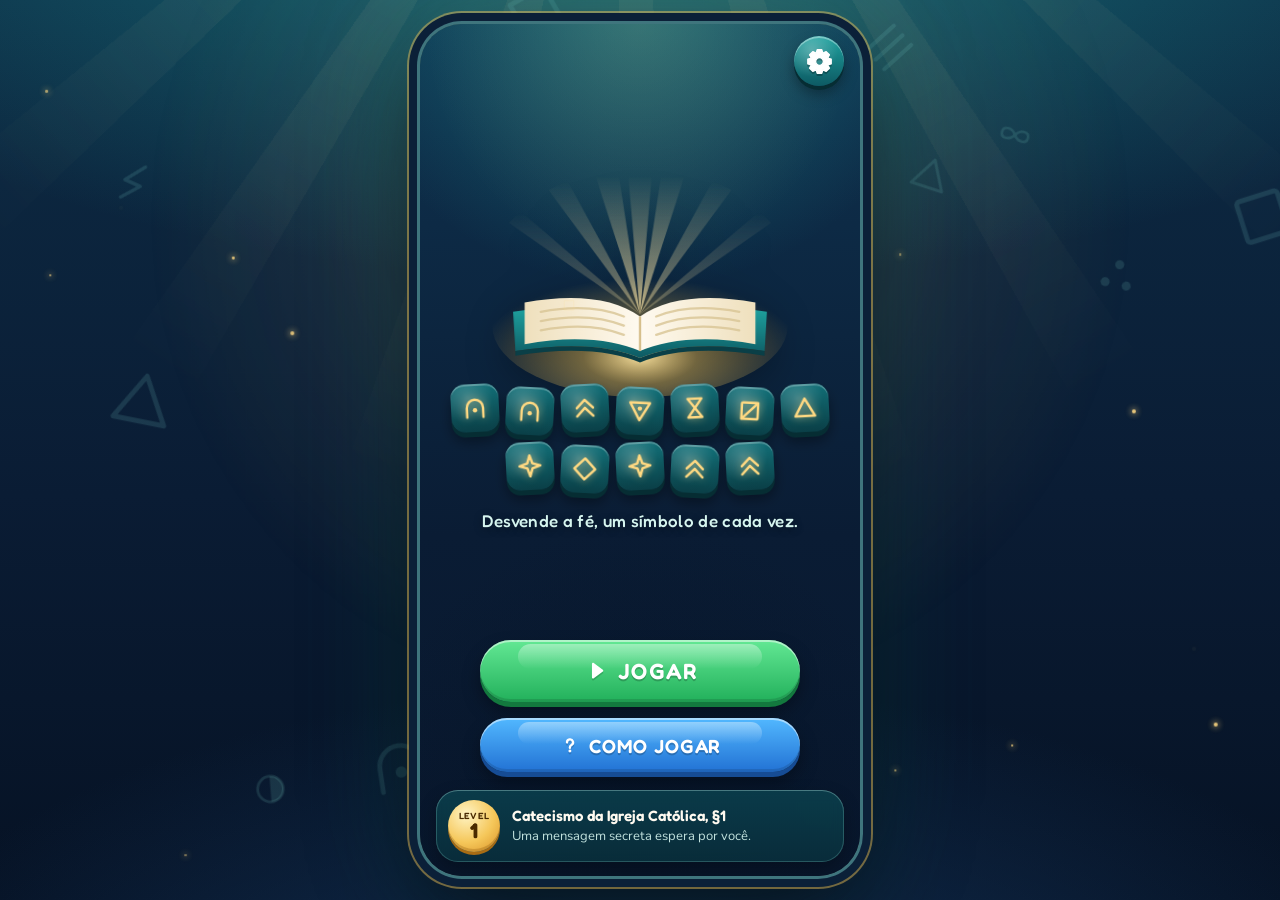
<file: index.html>
<!DOCTYPE html>
<html lang="pt-BR">
<head>
  <meta charset="utf-8">
  <meta name="viewport" content="width=device-width, initial-scale=1">
  <meta http-equiv="refresh" content="0; url=cryptic-faith/">
  <title>Cryptic Faith</title>
  <link rel="icon" type="image/svg+xml" href="cryptic-faith/assets/images/icon.svg">
  <style>
    body { margin: 0; min-height: 100vh; display: grid; place-items: center; background: #0a1c34; color: #fffaf0; font-family: system-ui, sans-serif; }
    a { color: #ffd982; }
  </style>
</head>
<body>
  <p>Abrindo o jogo… <a href="cryptic-faith/">Clique aqui se não abrir.</a></p>
</body>
</html>
</file>
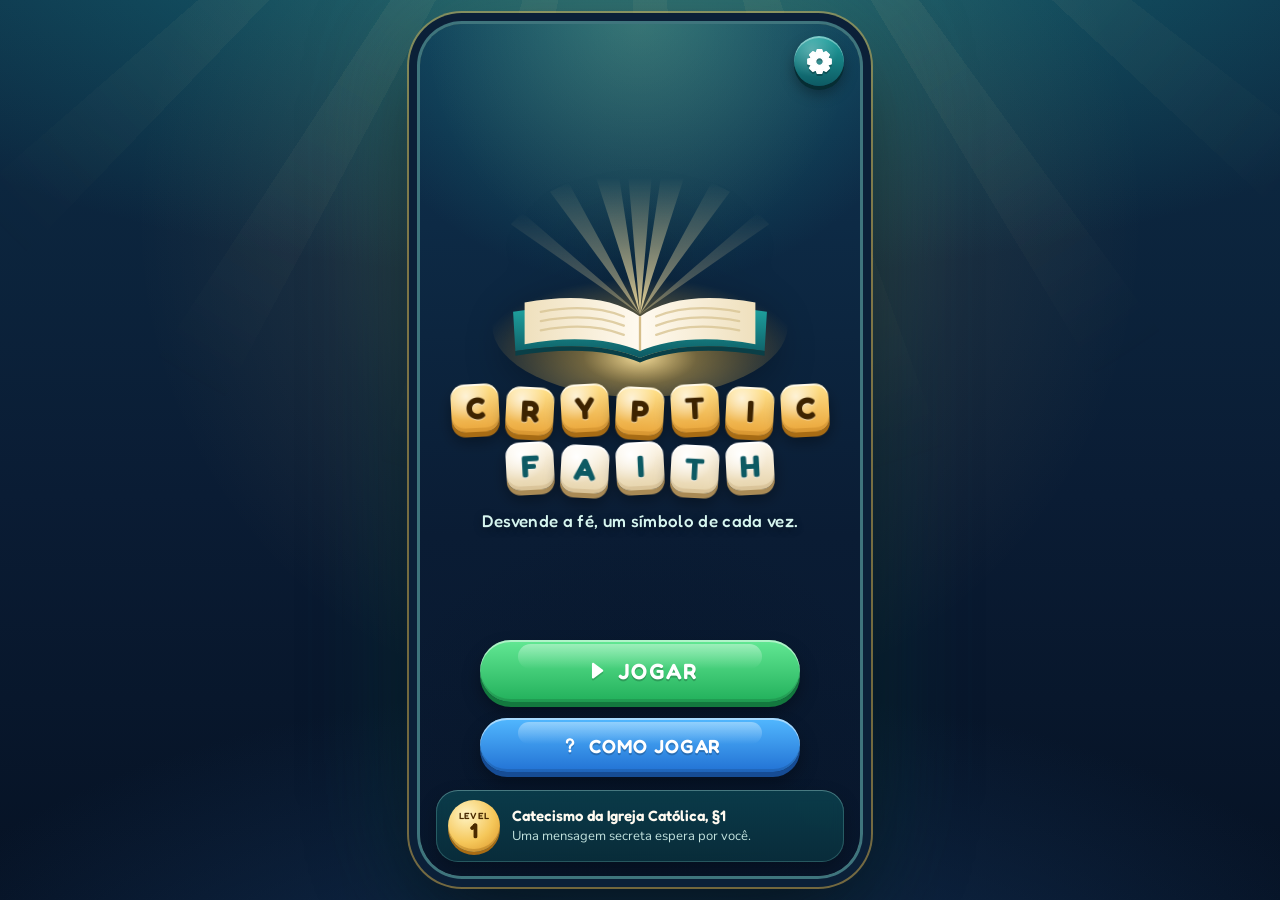
<file: cryptic-faith/index.html>
<!DOCTYPE html>
<html lang="pt-BR">
<head>
  <meta charset="utf-8">
  <meta name="viewport" content="width=device-width, initial-scale=1, viewport-fit=cover">
  <meta name="theme-color" content="#0a1c34">
  <meta name="description" content="Cryptic Faith: desvende mensagens do Catecismo da Igreja Católica em um jogo de criptograma.">
  <title>Cryptic Faith — Catecismo em códigos</title>
  <link rel="icon" type="image/svg+xml" href="assets/images/icon.svg">
  <link rel="stylesheet" href="css/style.css">
</head>
<body>
  <!-- Ícones (SVG sprite) -->
  <svg width="0" height="0" style="position:absolute" aria-hidden="true" focusable="false">
    <defs>
      <symbol id="i-gear" viewBox="0 0 24 24"><path fill="currentColor" fill-rule="evenodd" stroke="currentColor" stroke-width="1.2" stroke-linejoin="round" d="M19.42 9.00 L22.41 9.98 L22.41 14.02 L19.42 15.00 L19.36 15.13 L20.79 17.93 L17.93 20.79 L15.13 19.36 L15.00 19.42 L14.02 22.41 L9.98 22.41 L9.00 19.42 L8.87 19.36 L6.07 20.79 L3.21 17.930 L4.64 15.13 L4.58 15.00 L1.59 14.02 L1.59 9.98 L4.58 9.00 L4.64 8.87 L3.21 6.07 L6.07 3.21 L8.87 4.64 L9.00 4.58 L9.98 1.59 L14.02 1.59 L15.00 4.58 L15.13 4.64 L17.93 3.21 L20.79 6.07 L19.36 8.87 Z M15.40 12 A3.4 3.4 0 1 0 8.60 12 A3.4 3.4 0 1 0 15.40 12 Z"/></symbol>
      <symbol id="i-pause" viewBox="0 0 24 24"><rect x="6" y="5" width="4.2" height="14" rx="1.6" fill="currentColor"/><rect x="13.8" y="5" width="4.2" height="14" rx="1.6" fill="currentColor"/></symbol>
      <symbol id="i-help" viewBox="0 0 24 24"><path d="M8.8 9.2a3.3 3.3 0 1 1 4.9 2.9c-1 .55-1.7 1.3-1.7 2.4v.7" fill="none" stroke="currentColor" stroke-width="2.6" stroke-linecap="round"/><circle cx="12" cy="18.6" r="1.6" fill="currentColor"/></symbol>
      <symbol id="i-close" viewBox="0 0 24 24"><path d="M7 7l10 10M17 7L7 17" fill="none" stroke="currentColor" stroke-width="3" stroke-linecap="round"/></symbol>
      <symbol id="i-home" viewBox="0 0 24 24"><path d="M3.5 11.2 12 4l8.5 7.2M6 9.5V20h12V9.5M10 20v-5h4v5" fill="none" stroke="currentColor" stroke-width="2.3" stroke-linecap="round" stroke-linejoin="round"/></symbol>
      <symbol id="i-restart" viewBox="0 0 24 24"><path d="M19.5 12a7.5 7.5 0 1 1-2.4-5.5M19.5 4.5v4.8h-4.8" fill="none" stroke="currentColor" stroke-width="2.5" stroke-linecap="round" stroke-linejoin="round"/></symbol>
      <symbol id="i-play" viewBox="0 0 24 24"><path d="M8.5 5.6c0-.9 1-1.4 1.7-.9l8.6 6.4c.6.45.6 1.35 0 1.8l-8.6 6.4c-.7.5-1.7 0-1.7-.9z" fill="currentColor"/></symbol>
      <symbol id="i-backspace" viewBox="0 0 24 24"><path d="M9 5h10.5A1.5 1.5 0 0 1 21 6.5v11a1.5 1.5 0 0 1-1.5 1.5H9l-6-7z" fill="none" stroke="currentColor" stroke-width="2.2" stroke-linejoin="round"/><path d="M11.5 9.2l5.6 5.6M17.1 9.2l-5.6 5.6" fill="none" stroke="currentColor" stroke-width="2.2" stroke-linecap="round"/></symbol>
      <symbol id="i-eraser" viewBox="0 0 24 24"><path d="M8.2 19.5 3.9 15.2a1.8 1.8 0 0 1 0-2.6l8.7-8.7a1.8 1.8 0 0 1 2.6 0l4.2 4.2a1.8 1.8 0 0 1 0 2.6l-8.6 8.8zM8.6 8l7.6 7.6M8.2 19.5H20" fill="none" stroke="currentColor" stroke-width="2.2" stroke-linecap="round" stroke-linejoin="round"/></symbol>
      <symbol id="i-bulb" viewBox="0 0 24 24"><path d="M9.2 17.6h5.6M10 21h4M12 2.8a6.2 6.2 0 0 0-3.8 11.1c.7.55 1.1 1.3 1.1 2.1v.4h5.4V16c0-.8.4-1.55 1.1-2.1A6.2 6.2 0 0 0 12 2.8z" fill="none" stroke="currentColor" stroke-width="2.2" stroke-linecap="round" stroke-linejoin="round"/></symbol>
      <symbol id="i-left" viewBox="0 0 24 24"><path d="M14.5 5.5 8 12l6.5 6.5" fill="none" stroke="currentColor" stroke-width="3" stroke-linecap="round" stroke-linejoin="round"/></symbol>
      <symbol id="i-right" viewBox="0 0 24 24"><path d="M9.5 5.5 16 12l-6.5 6.5" fill="none" stroke="currentColor" stroke-width="3" stroke-linecap="round" stroke-linejoin="round"/></symbol>
      <symbol id="i-star" viewBox="0 0 24 24"><path d="M12 2.6l2.85 5.8 6.4.93-4.63 4.5 1.1 6.37L12 17.2l-5.72 3 1.1-6.37-4.63-4.5 6.4-.93z" fill="currentColor" stroke="currentColor" stroke-width="1.2" stroke-linejoin="round"/></symbol>
      <symbol id="i-book" viewBox="0 0 24 24"><path d="M12 6.5v13M12 6.5C9.6 4.7 6.2 4.2 3 5v13.2c3.2-.8 6.6-.3 9 1.3 2.4-1.6 5.8-2.1 9-1.3V5c-3.2-.8-6.6-.3-9 1.5z" fill="none" stroke="currentColor" stroke-width="2.1" stroke-linecap="round" stroke-linejoin="round"/></symbol>
      <symbol id="i-sound" viewBox="0 0 24 24"><path d="M4 9.5h3.4L12 5.6v12.8l-4.6-3.9H4z" fill="currentColor" stroke="currentColor" stroke-width="1.4" stroke-linejoin="round"/><path d="M15.4 9.2a4 4 0 0 1 0 5.6M18.2 6.6a7.6 7.6 0 0 1 0 10.8" fill="none" stroke="currentColor" stroke-width="2.1" stroke-linecap="round"/></symbol>
      <symbol id="i-music" viewBox="0 0 24 24"><path d="M9 17.5V5.8l10.5-2v11.7" fill="none" stroke="currentColor" stroke-width="2.1" stroke-linecap="round" stroke-linejoin="round"/><circle cx="6.6" cy="17.6" r="2.6" fill="currentColor"/><circle cx="17.1" cy="15.6" r="2.6" fill="currentColor"/></symbol>
      <symbol id="i-vibrate" viewBox="0 0 24 24"><rect x="7.5" y="3.5" width="9" height="17" rx="2.2" fill="none" stroke="currentColor" stroke-width="2.1"/><path d="M3.8 9v6M20.2 9v6" fill="none" stroke="currentColor" stroke-width="2.1" stroke-linecap="round"/></symbol>
      <symbol id="i-clock" viewBox="0 0 24 24"><circle cx="12" cy="12" r="8.5" fill="none" stroke="currentColor" stroke-width="2.1"/><path d="M12 7.5V12l3 2" fill="none" stroke="currentColor" stroke-width="2.1" stroke-linecap="round" stroke-linejoin="round"/></symbol>
      <symbol id="i-x" viewBox="0 0 24 24"><path d="M6.5 6.5l11 11M17.5 6.5l-11 11" fill="none" stroke="currentColor" stroke-width="3.6" stroke-linecap="round"/></symbol>
      <symbol id="i-check" viewBox="0 0 24 24"><path d="M5 12.5l4.5 4.5L19 7.5" fill="none" stroke="currentColor" stroke-width="2.8" stroke-linecap="round" stroke-linejoin="round"/></symbol>
      <symbol id="i-trash" viewBox="0 0 24 24"><path d="M4.5 7h15M9.5 7V4.8h5V7M6.5 7l.9 12.2c.1.8.7 1.3 1.5 1.3h6.2c.8 0 1.4-.5 1.5-1.3L17.5 7" fill="none" stroke="currentColor" stroke-width="2.1" stroke-linecap="round" stroke-linejoin="round"/></symbol>
    </defs>
  </svg>

  <!-- Cenário de fundo -->
  <div class="backdrop" aria-hidden="true">
    <div class="backdrop__light"></div>
    <div class="backdrop__rays"></div>
    <div class="backdrop__glyphs" id="floatingGlyphs"></div>
    <div class="backdrop__dust" id="dust"></div>
  </div>

  <main class="app" id="app">
    <div class="app__scene" aria-hidden="true"></div>

    <!-- ===================== A. TELA INICIAL ===================== -->
    <section class="screen screen--home is-active" id="screen-home" aria-labelledby="homeTitle">
      <div class="topbar">
        <span></span>
        <button class="icon-btn" type="button" data-action="open-settings" aria-label="Configurações">
          <svg class="icon"><use href="#i-gear"/></svg>
        </button>
      </div>

      <div class="home__hero">
        <div class="emblem" aria-hidden="true">
          <svg viewBox="0 0 260 180" class="emblem__svg">
            <defs>
              <radialGradient id="emGlow" cx="50%" cy="72%" r="55%">
                <stop offset="0" stop-color="#ffe7a3" stop-opacity=".95"/>
                <stop offset=".35" stop-color="#f2c45a" stop-opacity=".45"/>
                <stop offset="1" stop-color="#f2c45a" stop-opacity="0"/>
              </radialGradient>
              <linearGradient id="emRay" x1="0" y1="1" x2="0" y2="0">
                <stop offset="0" stop-color="#ffe9a8" stop-opacity=".85"/>
                <stop offset="1" stop-color="#ffe9a8" stop-opacity="0"/>
              </linearGradient>
              <linearGradient id="emPageL" x1="0" y1="0" x2="1" y2="0">
                <stop offset="0" stop-color="#efe0bd"/>
                <stop offset="1" stop-color="#fffaf0"/>
              </linearGradient>
              <linearGradient id="emPageR" x1="1" y1="0" x2="0" y2="0">
                <stop offset="0" stop-color="#efe0bd"/>
                <stop offset="1" stop-color="#fffaf0"/>
              </linearGradient>
              <linearGradient id="emCover" x1="0" y1="0" x2="0" y2="1">
                <stop offset="0" stop-color="#1fa3a0"/>
                <stop offset="1" stop-color="#0d5a63"/>
              </linearGradient>
            </defs>
            <ellipse cx="130" cy="128" rx="128" ry="62" fill="url(#emGlow)"/>
            <g class="emblem__rays">
              <path d="M130 118 L92 0 H112 Z" fill="url(#emRay)"/>
              <path d="M130 118 L120 0 H140 Z" fill="url(#emRay)"/>
              <path d="M130 118 L148 0 H168 Z" fill="url(#emRay)"/>
              <path d="M130 118 L52 12 L68 4 Z" fill="url(#emRay)" opacity=".7"/>
              <path d="M130 118 L192 4 L208 12 Z" fill="url(#emRay)" opacity=".7"/>
              <path d="M130 118 L18 40 L28 30 Z" fill="url(#emRay)" opacity=".45"/>
              <path d="M130 118 L232 30 L242 40 Z" fill="url(#emRay)" opacity=".45"/>
            </g>
            <!-- capa -->
            <path d="M130 156 C108 146 70 142 22 150 L20 116 C68 108 108 112 130 124 C152 112 192 108 240 116 L238 150 C190 142 152 146 130 156 Z" fill="url(#emCover)"/>
            <path d="M130 156 C108 146 70 142 22 150 L22 154 C70 146 108 150 130 160 C152 150 190 146 238 154 L238 150 C190 142 152 146 130 156 Z" fill="#0a3f47"/>
            <!-- páginas -->
            <path d="M130 120 C108 104 72 100 30 108 L30 144 C72 136 108 140 130 150 Z" fill="url(#emPageL)"/>
            <path d="M130 120 C152 104 188 100 230 108 L230 144 C188 136 152 140 130 150 Z" fill="url(#emPageR)"/>
            <path d="M130 120 V150" stroke="#d6bf8c" stroke-width="2"/>
            <g stroke="#d9c595" stroke-width="2" stroke-linecap="round" fill="none" opacity=".8">
              <path d="M44 116 C70 111 96 112 116 120"/>
              <path d="M44 124 C70 119 96 120 116 128"/>
              <path d="M44 132 C70 127 96 128 116 136"/>
              <path d="M144 120 C164 112 190 111 216 116"/>
              <path d="M144 128 C164 120 190 119 216 124"/>
              <path d="M144 136 C164 128 190 127 216 132"/>
            </g>
          </svg>
          <div class="emblem__glyphs" id="emblemGlyphs"></div>
        </div>

        <h1 class="logo" id="homeTitle" aria-label="Cryptic Faith">
          <span class="logo__row" data-word="CRYPTIC" aria-hidden="true"></span>
          <span class="logo__row logo__row--alt" data-word="FAITH" aria-hidden="true"></span>
        </h1>
        <p class="home__tagline">Desvende a fé, um símbolo de cada vez.</p>
      </div>

      <div class="home__actions">
        <button class="btn btn--green btn--xl" type="button" data-action="play">
          <svg class="icon"><use href="#i-play"/></svg><span>JOGAR</span>
        </button>
        <button class="btn btn--blue" type="button" data-action="open-howto">
          <svg class="icon"><use href="#i-help"/></svg><span>COMO JOGAR</span>
        </button>
      </div>

      <div class="level-card" id="homeLevelCard">
        <div class="level-card__badge"><span>LEVEL</span><strong>1</strong></div>
        <div class="level-card__info">
          <strong>Catecismo da Igreja Católica, §1</strong>
          <span id="homeLevelStatus">Uma mensagem secreta espera por você.</span>
        </div>
        <button class="chip-btn" type="button" data-action="open-learn" id="btnHomeLearn" hidden>
          <svg class="icon"><use href="#i-book"/></svg><span>LER §1</span>
        </button>
      </div>
    </section>

    <!-- ===================== B. TELA DA FASE ===================== -->
    <section class="screen screen--game" id="screen-game" aria-label="Fase">
      <header class="hud">
        <button class="icon-btn icon-btn--gold" type="button" data-action="pause" aria-label="Pausar">
          <svg class="icon"><use href="#i-pause"/></svg>
        </button>
        <div class="hud__bar">
          <button class="hud__help" type="button" data-action="open-howto" aria-label="Como jogar">
            <svg class="icon"><use href="#i-help"/></svg>
          </button>
          <div class="hud__lives" id="lives" role="img" aria-label="Erros: 0 de 3">
            <span class="life"><svg class="icon"><use href="#i-x"/></svg></span>
            <span class="life"><svg class="icon"><use href="#i-x"/></svg></span>
            <span class="life"><svg class="icon"><use href="#i-x"/></svg></span>
          </div>
          <div class="hud__level" id="hudLevel"><span>LEVEL</span><strong>1</strong></div>
        </div>
      </header>

      <div class="progress" aria-label="Progresso da frase">
        <div class="progress__track" role="progressbar" aria-valuemin="0" aria-valuemax="100" aria-valuenow="0" id="progressBar">
          <div class="progress__fill" id="progressFill"></div>
        </div>
        <span class="progress__label" id="progressLabel">0%</span>
      </div>

      <div class="board-wrap">
        <div class="board" id="board">
          <div class="board__phrase" id="phrase" role="group" aria-label="Frase criptografada"></div>
        </div>
        <div class="toast" id="toast" role="status" aria-live="polite"></div>
      </div>

      <div class="keyboard" id="keyboard" aria-label="Teclado">
        <div class="keyboard__rows" id="keyRows"></div>
        <div class="keyboard__actions">
          <button class="pill-btn pill-btn--gold" type="button" data-action="hint" id="btnHint">
            <svg class="icon"><use href="#i-bulb"/></svg><span>DICA</span><b class="pill-btn__count" id="hintCount">2</b>
          </button>
          <button class="pill-btn" type="button" data-action="clear" id="btnClear">
            <svg class="icon"><use href="#i-eraser"/></svg><span>LIMPAR</span>
          </button>
          <button class="pill-btn" type="button" data-action="erase" id="btnErase">
            <svg class="icon"><use href="#i-backspace"/></svg><span>APAGAR</span>
          </button>
        </div>
      </div>
    </section>

    <!-- ===================== E. TELA DE APRENDIZADO ===================== -->
    <section class="screen screen--learn" id="screen-learn" aria-labelledby="learnTitle">
      <div class="topbar">
        <button class="icon-btn" type="button" data-action="menu" aria-label="Voltar ao menu">
          <svg class="icon"><use href="#i-home"/></svg>
        </button>
        <span class="topbar__chip"><svg class="icon"><use href="#i-check"/></svg>LEVEL 1 CONCLUÍDO</span>
        <span class="topbar__spacer"></span>
      </div>

      <div class="learn__scroll" id="learnScroll">
        <div class="learn__hero">
          <div class="learn__icon"><svg class="icon"><use href="#i-book"/></svg></div>
          <h2 class="learn__title" id="learnTitle">O QUE A IGREJA NOS ENSINA?</h2>
          <p class="ref-chip" id="learnReference">Catecismo da Igreja Católica, §1</p>
        </div>

        <article class="reading-card">
          <header class="reading-card__header">
            <span class="reading-card__para">§1</span>
            <h3 class="reading-card__heading" id="catechismHeading">Catecismo da Igreja Católica — Parágrafo 1</h3>
          </header>
          <blockquote class="reading-card__text" id="catechismText"></blockquote>
          <p class="reading-card__cite" id="catechismCite">Catecismo da Igreja Católica, §1</p>
        </article>

        <div class="recap">
          <span class="recap__label">A mensagem que você decifrou</span>
          <p class="recap__phrase" id="recapPhrase"></p>
          <small class="recap__note">Frase do desafio: uma síntese pedagógica do §1, não o texto oficial do Catecismo.</small>
        </div>

        <section class="reflect" aria-labelledby="reflectTitle">
          <h3 class="reflect__title" id="reflectTitle"><svg class="icon"><use href="#i-bulb"/></svg>PARA REFLETIR</h3>
          <p class="reflect__question" id="reflectQuestion"></p>
        </section>

        <div class="learn__actions">
          <button class="btn btn--green btn--xl" type="button" data-action="replay">
            <svg class="icon"><use href="#i-restart"/></svg><span>JOGAR NOVAMENTE</span>
          </button>
          <button class="btn btn--blue" type="button" data-action="menu">
            <svg class="icon"><use href="#i-home"/></svg><span>MENU</span>
          </button>
        </div>
      </div>
    </section>

    <!-- ===================== SOBREPOSIÇÕES ===================== -->

    <!-- Abertura da fase -->
    <div class="overlay overlay--intro" id="overlay-intro" data-action="start-level">
      <div class="intro-card" role="dialog" aria-modal="true" aria-labelledby="introTitle">
        <span class="intro-card__kicker">Catecismo da Igreja Católica · §1</span>
        <h2 class="intro-card__title" id="introTitle">LEVEL 1</h2>
        <p class="intro-card__teaser" id="introTeaser"></p>
        <p class="intro-card__hint">Decifre a mensagem escondida nos símbolos.</p>
        <button class="btn btn--green" type="button" data-action="start-level" data-autofocus>
          <svg class="icon"><use href="#i-play"/></svg><span>COMEÇAR</span>
        </button>
      </div>
    </div>

    <!-- C. Pausa -->
    <div class="overlay" id="overlay-pause">
      <div class="panel" role="dialog" aria-modal="true" aria-labelledby="pauseTitle">
        <div class="panel__tab" id="pauseTitle">PAUSA</div>
        <button class="panel__close" type="button" data-action="resume" aria-label="Continuar">
          <svg class="icon"><use href="#i-close"/></svg>
        </button>
        <div class="panel__stats">
          <span><svg class="icon"><use href="#i-clock"/></svg><b id="pauseTime">00:00</b></span>
          <span><svg class="icon"><use href="#i-x"/></svg><b id="pauseErrors">0/3</b> erros</span>
        </div>
        <div class="settings-box" data-settings></div>
        <div class="panel__buttons">
          <button class="btn btn--blue" type="button" data-action="menu">
            <svg class="icon"><use href="#i-home"/></svg><span>VOLTAR AO MENU</span>
          </button>
          <button class="btn btn--gold" type="button" data-action="restart">
            <svg class="icon"><use href="#i-restart"/></svg><span>REINICIAR FASE</span>
          </button>
          <button class="btn btn--green" type="button" data-action="resume" data-autofocus>
            <svg class="icon"><use href="#i-play"/></svg><span>CONTINUAR</span>
          </button>
        </div>
      </div>
    </div>

    <!-- Configurações -->
    <div class="overlay" id="overlay-settings">
      <div class="panel" role="dialog" aria-modal="true" aria-labelledby="settingsTitle">
        <div class="panel__tab" id="settingsTitle">CONFIGURAÇÕES</div>
        <button class="panel__close" type="button" data-action="close-overlay" aria-label="Fechar">
          <svg class="icon"><use href="#i-close"/></svg>
        </button>
        <div class="settings-box" data-settings></div>
        <div class="panel__buttons">
          <button class="btn btn--ghost btn--sm" type="button" data-action="reset-progress" id="btnResetProgress">
            <svg class="icon"><use href="#i-trash"/></svg><span>APAGAR PROGRESSO SALVO</span>
          </button>
          <button class="btn btn--green" type="button" data-action="close-overlay" data-autofocus>
            <svg class="icon"><use href="#i-check"/></svg><span>PRONTO</span>
          </button>
        </div>
        <p class="panel__foot">As preferências ficam salvas apenas neste navegador.</p>
      </div>
    </div>

    <!-- Como jogar -->
    <div class="overlay" id="overlay-howto">
      <div class="panel panel--tall" role="dialog" aria-modal="true" aria-labelledby="howtoTitle">
        <div class="panel__tab" id="howtoTitle">COMO JOGAR</div>
        <button class="panel__close" type="button" data-action="close-overlay" aria-label="Fechar">
          <svg class="icon"><use href="#i-close"/></svg>
        </button>
        <div class="howto">
          <ol class="howto__steps">
            <li>
              <span class="howto__demo" id="howtoDemoSymbols"></span>
              <p><b>Cada símbolo esconde uma letra.</b> O mesmo símbolo é sempre a mesma letra, e letras diferentes nunca dividem um símbolo.</p>
            </li>
            <li>
              <span class="howto__demo howto__demo--select"><span class="mini-disk is-selected"></span><span class="mini-key">R</span></span>
              <p><b>Toque num símbolo e escolha uma letra.</b> Todas as posições com aquele símbolo são preenchidas de uma vez.</p>
            </li>
            <li>
              <span class="howto__demo"><span class="mini-disk is-correct">R</span><span class="mini-disk is-wrong">T</span></span>
              <p><b>Acertou, a letra brilha em dourado.</b> Errou, ela fica vermelha e conta um erro. Corrija digitando outra letra ou use <b>APAGAR</b>. <b>LIMPAR</b> remove todas as letras erradas.</p>
            </li>
            <li>
              <span class="howto__demo howto__demo--lives"><span class="life is-lost"><svg class="icon"><use href="#i-x"/></svg></span><span class="life"></span><span class="life"></span></span>
              <p><b>Você pode errar 3 vezes.</b> No terceiro erro a fase termina e você pode tentar de novo.</p>
            </li>
            <li>
              <span class="howto__demo"><span class="mini-disk is-given">Ê</span><span class="mini-key">Ç</span></span>
              <p><b>Acentos e cedilha:</b> digite a letra sem acento. A tecla <b>E</b> também revela <b>Ê</b>. O <b>Ç</b> é uma letra própria e tem tecla própria.</p>
            </li>
            <li>
              <span class="howto__demo"><span class="mini-pill"><svg class="icon"><use href="#i-bulb"/></svg></span></span>
              <p><b>Precisa de luz?</b> Use a <b>DICA</b> para revelar o símbolo selecionado. São 2 por fase e não contam como erro.</p>
            </li>
          </ol>

          <div class="legend">
            <h4>Cores do teclado</h4>
            <ul>
              <li><span class="mini-key">A</span>Disponível</li>
              <li><span class="mini-key is-correct">R</span>Descoberta</li>
              <li><span class="mini-key is-given">O</span>Revelada no início</li>
              <li><span class="mini-key is-wrong">T</span>Já tentada aqui</li>
            </ul>
          </div>

          <div class="legend legend--keys">
            <h4>No computador</h4>
            <ul>
              <li><kbd>A–Z</kbd><kbd>Ç</kbd> escolher letra</li>
              <li><kbd>←</kbd><kbd>→</kbd> mudar de símbolo</li>
              <li><kbd>Backspace</kbd> apagar</li>
              <li><kbd>Esc</kbd> pausar</li>
            </ul>
          </div>
        </div>
        <div class="panel__buttons">
          <button class="btn btn--green" type="button" data-action="close-overlay" data-autofocus>
            <svg class="icon"><use href="#i-check"/></svg><span>ENTENDI</span>
          </button>
        </div>
      </div>
    </div>

    <!-- D. Vitória -->
    <div class="overlay overlay--victory" id="overlay-victory">
      <div class="panel panel--victory" role="dialog" aria-modal="true" aria-labelledby="victoryTitle">
        <div class="victory__burst" aria-hidden="true"></div>
        <h2 class="victory__title" id="victoryTitle">MENSAGEM DESCOBERTA!</h2>
        <div class="stars" id="victoryStars" aria-label="">
          <svg class="icon star"><use href="#i-star"/></svg>
          <svg class="icon star star--mid"><use href="#i-star"/></svg>
          <svg class="icon star"><use href="#i-star"/></svg>
        </div>
        <div class="parchment">
          <p class="parchment__phrase" id="victoryPhrase"></p>
          <span class="parchment__ref">Síntese do Catecismo, §1</span>
        </div>
        <dl class="stats">
          <div><dt><svg class="icon"><use href="#i-clock"/></svg>Tempo</dt><dd id="statTime">00:00</dd></div>
          <div><dt><svg class="icon"><use href="#i-x"/></svg>Erros</dt><dd id="statErrors">0/3</dd></div>
          <div><dt><svg class="icon"><use href="#i-bulb"/></svg>Dicas</dt><dd id="statHints">0</dd></div>
        </dl>
        <p class="victory__record" id="victoryRecord" hidden></p>
        <button class="btn btn--gold btn--xl" type="button" data-action="reveal" data-autofocus>
          <svg class="icon"><use href="#i-book"/></svg><span>REVELAR O ENSINAMENTO</span>
        </button>
      </div>
    </div>

    <!-- F. Derrota -->
    <div class="overlay" id="overlay-defeat">
      <div class="panel panel--defeat" role="dialog" aria-modal="true" aria-labelledby="defeatTitle">
        <div class="panel__tab">LEVEL 1</div>
        <h2 class="defeat__title" id="defeatTitle">VOCÊ NÃO CONSEGUIU DESTA VEZ</h2>
        <div class="defeat__card">
          <span class="life is-lost"><svg class="icon"><use href="#i-x"/></svg></span>
          <span class="life is-lost"><svg class="icon"><use href="#i-x"/></svg></span>
          <span class="life is-lost"><svg class="icon"><use href="#i-x"/></svg></span>
        </div>
        <p class="defeat__text" id="defeatText"></p>
        <div class="panel__buttons panel__buttons--wide">
          <button class="btn btn--gold" type="button" data-action="restart" data-autofocus>
            <svg class="icon"><use href="#i-restart"/></svg><span>TENTAR NOVAMENTE</span>
          </button>
          <button class="btn btn--blue" type="button" data-action="menu">
            <svg class="icon"><use href="#i-home"/></svg><span>VOLTAR AO MENU</span>
          </button>
        </div>
      </div>
    </div>

    <!-- Transição de revelação -->
    <div class="reveal-flash" id="revealFlash" aria-hidden="true"></div>
    <canvas class="fx" id="fx" aria-hidden="true"></canvas>
    <div class="sr-only" id="announcer" aria-live="assertive" aria-atomic="true"></div>
  </main>

  <noscript>
    <p class="noscript">Cryptic Faith precisa de JavaScript para funcionar.</p>
  </noscript>

  <script src="js/cryptogram.js"></script>
  <script src="js/levels.js"></script>
  <script src="js/symbols.js"></script>
  <script src="js/audio.js"></script>
  <script src="js/interface.js"></script>
  <script src="js/game.js"></script>
</body>
</html>
</file>
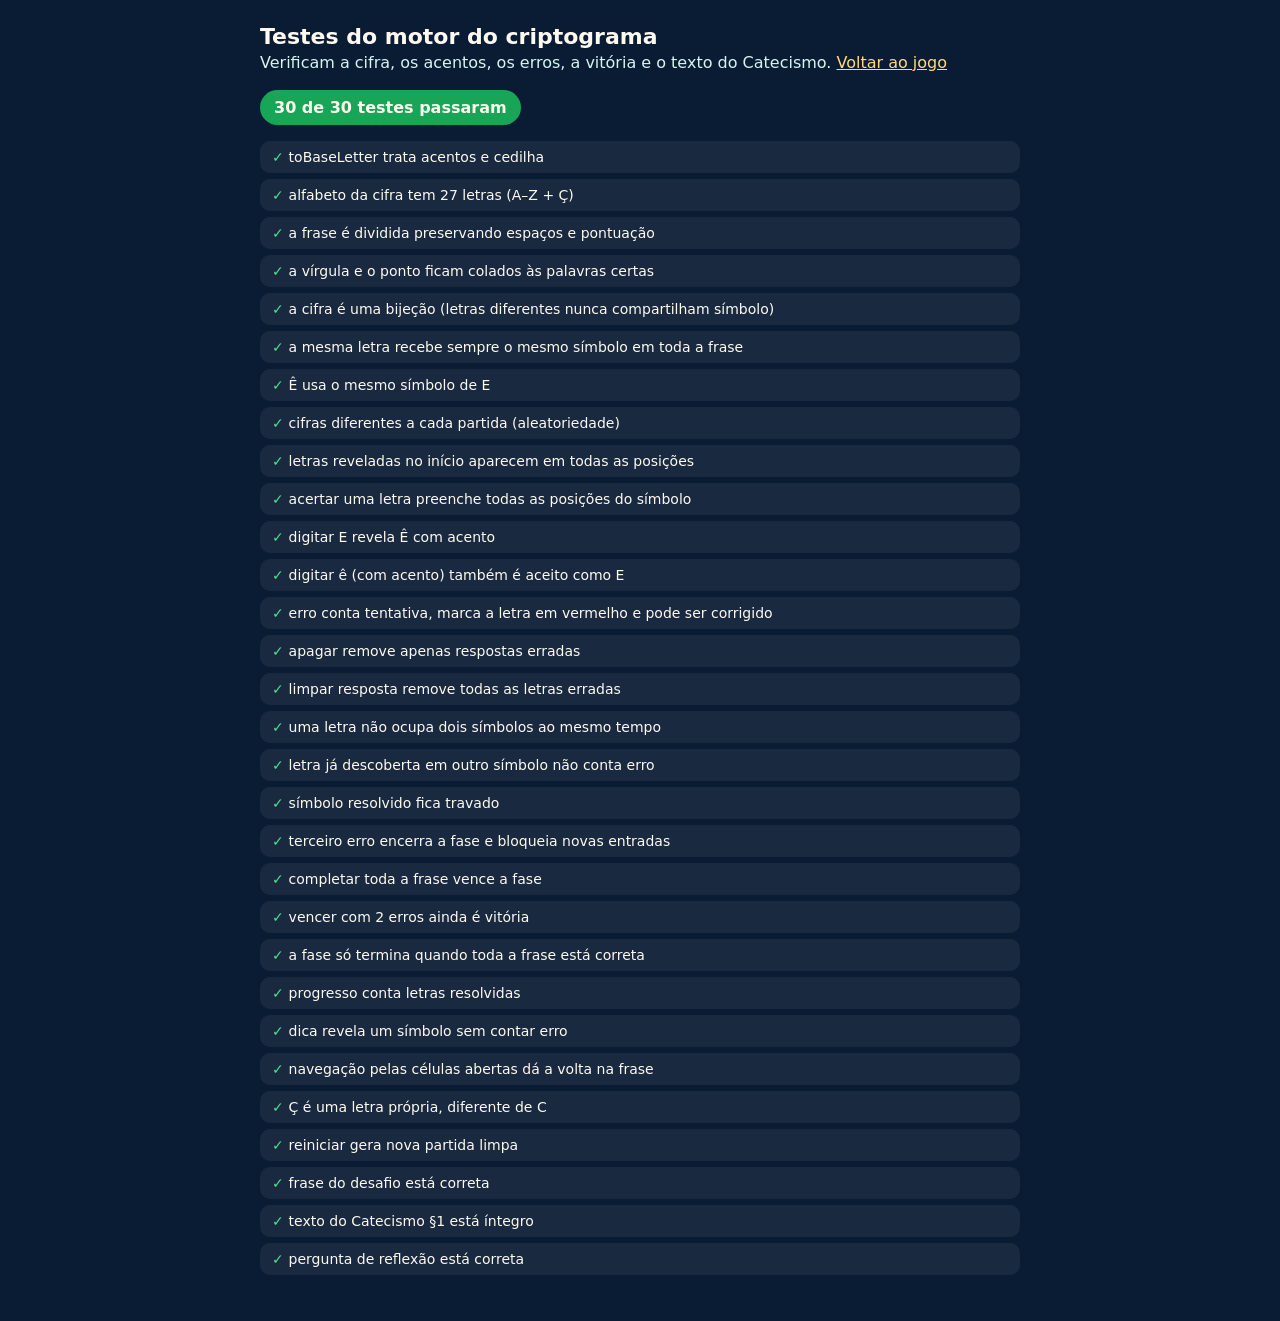
<file: cryptic-faith/tests/index.html>
<!DOCTYPE html>
<html lang="pt-BR">
<head>
  <meta charset="utf-8">
  <meta name="viewport" content="width=device-width, initial-scale=1">
  <title>Cryptic Faith — testes do motor</title>
  <style>
    body {
      margin: 0;
      padding: 24px 16px 40px;
      font-family: system-ui, -apple-system, 'Segoe UI', Roboto, sans-serif;
      background: #0a1c34;
      color: #fffaf0;
    }
    main {
      max-width: 760px;
      margin: 0 auto;
    }
    h1 {
      font-size: 22px;
      margin: 0 0 4px;
    }
    p {
      margin: 0 0 18px;
      color: #d6f5ef;
    }
    .summary {
      display: inline-block;
      padding: 8px 14px;
      border-radius: 999px;
      font-weight: 700;
      margin-bottom: 16px;
    }
    .summary.ok { background: #19a557; }
    .summary.fail { background: #d2394a; }
    ul {
      list-style: none;
      margin: 0;
      padding: 0;
    }
    li {
      padding: 8px 12px;
      margin-bottom: 6px;
      border-radius: 10px;
      background: rgba(255, 255, 255, .06);
      font-size: 14px;
    }
    li.ok::before { content: '✓  '; color: #4fe08a; font-weight: 700; }
    li.fail::before { content: '✗  '; color: #ef5b5b; font-weight: 700; }
    li small {
      display: block;
      margin-top: 4px;
      color: #ff9c9c;
    }
    a { color: #ffd982; }
  </style>
</head>
<body>
  <main>
    <h1>Testes do motor do criptograma</h1>
    <p>Verificam a cifra, os acentos, os erros, a vitória e o texto do Catecismo. <a href="../index.html">Voltar ao jogo</a></p>
    <div id="summary" class="summary">Rodando…</div>
    <ul id="results"></ul>
  </main>

  <script src="../js/cryptogram.js"></script>
  <script src="../js/levels.js"></script>
  <script src="cryptogram.test.js"></script>
  <script>
    (function () {
      var results = window.CF_TEST_RESULTS || [];
      var list = document.getElementById('results');
      var failed = 0;
      results.forEach(function (r) {
        var li = document.createElement('li');
        li.className = r.ok ? 'ok' : 'fail';
        li.textContent = r.name;
        if (!r.ok) {
          failed++;
          var small = document.createElement('small');
          small.textContent = r.error;
          li.appendChild(small);
        }
        list.appendChild(li);
      });
      var summary = document.getElementById('summary');
      summary.textContent = (results.length - failed) + ' de ' + results.length + ' testes passaram';
      summary.className = 'summary ' + (failed ? 'fail' : 'ok');
    })();
  </script>
</body>
</html>
</file>
<file: cryptic-faith/css/style.css>
/* =====================================================================
   CRYPTIC FAITH — estilos
   Paleta: verde-azulado, azul profundo, dourado, creme e verde luminoso.
   ===================================================================== */

/* ---------- Fontes (empacotadas, licença SIL OFL) ---------- */
@font-face {
  font-family: 'Fredoka';
  src: url('../assets/fonts/fredoka-latin.woff2') format('woff2');
  font-weight: 400 700;
  font-style: normal;
  font-display: swap;
}
@font-face {
  font-family: 'Nunito';
  src: url('../assets/fonts/nunito-latin.woff2') format('woff2');
  font-weight: 400 800;
  font-style: normal;
  font-display: swap;
}
@font-face {
  font-family: 'Lora';
  src: url('../assets/fonts/lora-latin.woff2') format('woff2');
  font-weight: 400 600;
  font-style: normal;
  font-display: swap;
}
@font-face {
  font-family: 'Lora';
  src: url('../assets/fonts/lora-italic-latin.woff2') format('woff2');
  font-weight: 400 500;
  font-style: italic;
  font-display: swap;
}

/* ---------- Tokens ---------- */
:root {
  --navy-950: #061224;
  --navy-900: #0a1c34;
  --navy-800: #0e2747;
  --navy-700: #14355c;

  --teal-950: #062d33;
  --teal-900: #0a3f47;
  --teal-800: #0d5a63;
  --teal-700: #127078;
  --teal-600: #178a8f;
  --teal-500: #1fa3a0;
  --teal-400: #38c1b6;
  --teal-300: #7fdcd0;
  --teal-100: #d6f5ef;

  --gold-800: #7a4f0c;
  --gold-700: #a86c14;
  --gold-600: #c78d24;
  --gold-500: #e6a73c;
  --gold-400: #f5c75a;
  --gold-300: #ffd982;
  --gold-100: #fff1c9;

  --cream-50: #fffaf0;
  --cream-100: #fbf3e1;
  --cream-200: #f3e6c8;
  --cream-300: #e6d3aa;
  --cream-400: #c9b083;

  --green-700: #137a43;
  --green-600: #19a557;
  --green-500: #2ecc71;
  --green-400: #4fe08a;
  --green-300: #9cf7bf;

  --red-800: #85192a;
  --red-600: #d2394a;
  --red-500: #ef5b5b;
  --red-300: #ff9c9c;

  --ink: #13263f;

  --font-display: 'Fredoka', 'Trebuchet MS', 'Segoe UI', system-ui, sans-serif;
  --font-ui: 'Nunito', system-ui, -apple-system, 'Segoe UI', Roboto, sans-serif;
  --font-read: 'Lora', Georgia, 'Times New Roman', serif;

  --ease-out: cubic-bezier(.2, .8, .2, 1);
  --ease-back: cubic-bezier(.34, 1.56, .64, 1);

  --safe-top: env(safe-area-inset-top, 0px);
  --safe-bottom: env(safe-area-inset-bottom, 0px);

  --cell: 34px;
  color-scheme: dark;
}

/* ---------- Base ---------- */
*,
*::before,
*::after {
  box-sizing: border-box;
}

html,
body {
  height: 100%;
  margin: 0;
}

body {
  font-family: var(--font-ui);
  color: var(--cream-50);
  background: var(--navy-900);
  overflow: hidden;
  -webkit-tap-highlight-color: transparent;
  -webkit-font-smoothing: antialiased;
  overscroll-behavior: none;
  touch-action: manipulation;
}

button {
  font: inherit;
  color: inherit;
  background: none;
  border: 0;
  padding: 0;
  margin: 0;
  cursor: pointer;
  -webkit-user-select: none;
  user-select: none;
  touch-action: manipulation;
}

button:disabled {
  cursor: default;
}

h1, h2, h3, h4, p {
  margin: 0;
}

.icon {
  width: 1em;
  height: 1em;
  display: inline-block;
  flex: none;
  vertical-align: middle;
}

.sr-only {
  position: absolute !important;
  width: 1px;
  height: 1px;
  padding: 0;
  margin: -1px;
  overflow: hidden;
  clip: rect(0 0 0 0);
  white-space: nowrap;
  border: 0;
}

:focus {
  outline: none;
}

:focus-visible {
  outline: 3px solid var(--gold-300);
  outline-offset: 3px;
}

[hidden] {
  display: none !important;
}

.noscript {
  position: fixed;
  inset: auto 16px 16px;
  padding: 16px;
  border-radius: 16px;
  background: var(--cream-100);
  color: var(--ink);
  text-align: center;
  z-index: 100;
}

/* =====================================================================
   CENÁRIO DE FUNDO
   ===================================================================== */
.backdrop {
  position: fixed;
  inset: 0;
  z-index: 0;
  overflow: hidden;
  pointer-events: none;
  background:
    radial-gradient(120% 70% at 50% -12%, rgba(31, 163, 160, .55), transparent 62%),
    radial-gradient(90% 60% at 50% 118%, rgba(20, 53, 92, .95), transparent 70%),
    linear-gradient(180deg, #0d2c45 0%, var(--navy-900) 55%, var(--navy-950) 100%);
}

.backdrop__light {
  position: absolute;
  left: calc(50% - 45vmax);
  top: -28vmax;
  width: 90vmax;
  height: 90vmax;
  border-radius: 50%;
  background: radial-gradient(circle, rgba(255, 217, 130, .26), rgba(255, 217, 130, .06) 40%, transparent 62%);
  animation: breathe 9s ease-in-out infinite;
}

.backdrop__rays {
  position: absolute;
  left: calc(50% - 80vmax);
  top: -110vmax;
  width: 160vmax;
  height: 160vmax;
  background: repeating-conic-gradient(from 0deg at 50% 50%, rgba(255, 233, 168, .085) 0deg 5deg, transparent 5deg 16deg);
  -webkit-mask-image: radial-gradient(circle at 50% 50%, #000 0%, rgba(0, 0, 0, .6) 35%, transparent 62%);
  mask-image: radial-gradient(circle at 50% 50%, #000 0%, rgba(0, 0, 0, .6) 35%, transparent 62%);
  animation: spin 160s linear infinite;
}

.backdrop__glyphs,
.backdrop__dust {
  position: absolute;
  inset: 0;
}

.float-glyph {
  position: absolute;
  bottom: -120px;
  color: rgba(127, 220, 208, .14);
  width: var(--size, 60px);
  height: var(--size, 60px);
  animation: floatUp var(--dur, 30s) linear infinite;
  animation-delay: var(--delay, 0s);
}

.float-glyph svg {
  width: 100%;
  height: 100%;
  stroke-width: 1.6;
}

.dust {
  position: absolute;
  width: var(--s, 3px);
  height: var(--s, 3px);
  border-radius: 50%;
  background: var(--gold-300);
  box-shadow: 0 0 6px 1px rgba(255, 217, 130, .7);
  opacity: 0;
  animation: dust var(--dur, 12s) ease-in-out infinite;
  animation-delay: var(--delay, 0s);
}

@keyframes breathe {
  0%, 100% { opacity: .85; transform: scale(1); }
  50% { opacity: 1; transform: scale(1.06); }
}

@keyframes spin {
  to { transform: rotate(360deg); }
}

@keyframes floatUp {
  0% { transform: translateY(0) rotate(0deg); opacity: 0; }
  10% { opacity: 1; }
  90% { opacity: 1; }
  100% { transform: translateY(calc(-100vh - 240px)) rotate(var(--rot, 40deg)); opacity: 0; }
}

@keyframes dust {
  0% { transform: translate(0, 0); opacity: 0; }
  20% { opacity: .9; }
  80% { opacity: .6; }
  100% { transform: translate(var(--dx, 20px), -140px); opacity: 0; }
}

/* =====================================================================
   APLICATIVO
   ===================================================================== */
.app {
  position: relative;
  z-index: 1;
  width: 100%;
  max-width: 480px;
  height: 100vh;
  height: 100dvh;
  margin: 0 auto;
  overflow: hidden;
  /* "clip" impede que o contêiner seja rolado por foco ou scrollIntoView */
  overflow: clip;
  isolation: isolate;
}

.app__scene {
  position: absolute;
  inset: 0;
  z-index: -1;
  pointer-events: none;
  background:
    radial-gradient(70% 40% at 50% 0%, rgba(255, 217, 130, .14), transparent 70%),
    radial-gradient(100% 60% at 50% 100%, rgba(6, 18, 36, .55), transparent 70%);
}

/* No computador o jogo aparece como um aparelho, no centro da tela. */
@media (min-width: 640px) and (min-height: 700px) {
  body {
    display: grid;
    place-items: center;
  }

  .app {
    width: 440px;
    height: min(calc(100vh - 48px), 940px);
    height: min(calc(100dvh - 48px), 940px);
    border-radius: 42px;
    background:
      radial-gradient(120% 60% at 50% -5%, rgba(31, 163, 160, .5), transparent 60%),
      linear-gradient(180deg, #0f3350 0%, var(--navy-900) 60%, #08172d 100%);
    box-shadow:
      0 0 0 3px rgba(127, 220, 208, .45),
      0 0 0 11px #0b2038,
      0 0 0 13px rgba(245, 199, 90, .45),
      0 40px 90px rgba(0, 0, 0, .65),
      0 0 120px rgba(31, 163, 160, .25);
  }
}

/* ---------- Telas ---------- */
.screen {
  position: absolute;
  inset: 0;
  display: flex;
  flex-direction: column;
  padding: calc(12px + var(--safe-top)) 16px calc(14px + var(--safe-bottom));
  opacity: 0;
  visibility: hidden;
  transform: translateY(16px) scale(.985);
  transition:
    opacity .45s var(--ease-out),
    transform .55s var(--ease-out),
    visibility 0s linear .55s;
}

.screen.is-active {
  opacity: 1;
  visibility: visible;
  transform: none;
  transition:
    opacity .45s var(--ease-out),
    transform .55s var(--ease-out),
    visibility 0s;
}

.topbar {
  display: flex;
  align-items: center;
  justify-content: space-between;
  gap: 12px;
  min-height: 50px;
}

.topbar__spacer {
  width: 48px;
}

.topbar__chip {
  display: inline-flex;
  align-items: center;
  gap: 6px;
  padding: 7px 14px;
  border-radius: 999px;
  font: 600 14px/1 var(--font-display);
  letter-spacing: .06em;
  color: var(--green-300);
  background: rgba(6, 45, 51, .7);
  box-shadow: inset 0 0 0 1.5px rgba(79, 224, 138, .45);
}

/* =====================================================================
   BOTÕES
   ===================================================================== */
.btn {
  --b-top: #63e894;
  --b-bot: #22b05b;
  --b-edge: #13793e;
  --b-text: #fff;
  --b-shadow: 0 2px 0 rgba(0, 0, 0, .2);
  position: relative;
  display: inline-flex;
  align-items: center;
  justify-content: center;
  gap: .45em;
  min-height: 54px;
  padding: 0 26px;
  border-radius: 999px;
  font-family: var(--font-display);
  font-weight: 600;
  font-size: 19px;
  letter-spacing: .05em;
  line-height: 1;
  color: var(--b-text);
  text-shadow: var(--b-shadow);
  background: linear-gradient(180deg, var(--b-top), var(--b-bot));
  box-shadow:
    inset 0 2px 0 rgba(255, 255, 255, .5),
    inset 0 -3px 0 rgba(0, 0, 0, .12),
    0 5px 0 var(--b-edge),
    0 10px 18px rgba(0, 0, 0, .35);
  transition: transform .12s ease, box-shadow .12s ease, filter .2s ease;
}

.btn::after {
  content: '';
  position: absolute;
  left: 12%;
  right: 12%;
  top: 4px;
  height: 40%;
  border-radius: 999px;
  background: linear-gradient(rgba(255, 255, 255, .38), rgba(255, 255, 255, 0));
  pointer-events: none;
}

.btn .icon {
  font-size: 1.15em;
  filter: drop-shadow(0 2px 0 rgba(0, 0, 0, .15));
}

@media (hover: hover) {
  .btn:hover {
    filter: brightness(1.07) saturate(1.05);
  }
}

.btn:active {
  transform: translateY(4px);
  box-shadow:
    inset 0 2px 0 rgba(255, 255, 255, .45),
    inset 0 -2px 0 rgba(0, 0, 0, .12),
    0 1px 0 var(--b-edge),
    0 4px 8px rgba(0, 0, 0, .3);
}

.btn--gold {
  --b-top: #ffdc78;
  --b-bot: #e9a23a;
  --b-edge: var(--gold-700);
  --b-text: #4a2a00;
  --b-shadow: 0 1px 0 rgba(255, 255, 255, .45);
}

.btn--blue {
  --b-top: #52b8ff;
  --b-bot: #2272d4;
  --b-edge: #164c94;
}

.btn--ghost {
  --b-top: rgba(13, 90, 99, .95);
  --b-bot: rgba(10, 63, 71, .95);
  --b-edge: var(--teal-950);
  --b-text: var(--teal-100);
}

.btn--xl {
  min-height: 62px;
  font-size: 22px;
  padding: 0 34px;
}

.btn--sm {
  min-height: 44px;
  font-size: 14px;
  padding: 0 18px;
}

.btn--grow {
  flex: 1;
}

.icon-btn {
  width: 50px;
  height: 50px;
  flex: none;
  display: grid;
  place-items: center;
  border-radius: 50%;
  font-size: 27px;
  color: #fff;
  background:
    radial-gradient(circle at 35% 28%, rgba(255, 255, 255, .28), transparent 55%),
    linear-gradient(180deg, var(--teal-500), var(--teal-800));
  box-shadow:
    inset 0 2px 0 rgba(255, 255, 255, .35),
    0 4px 0 var(--teal-950),
    0 8px 14px rgba(0, 0, 0, .35);
  transition: transform .12s ease, box-shadow .12s ease;
}

.icon-btn .icon {
  filter: drop-shadow(0 2px 0 rgba(0, 0, 0, .25));
}

.icon-btn:active {
  transform: translateY(3px);
  box-shadow: inset 0 2px 0 rgba(255, 255, 255, .35), 0 1px 0 var(--teal-950), 0 3px 6px rgba(0, 0, 0, .3);
}

.icon-btn--gold {
  color: #4a2a00;
  background:
    radial-gradient(circle at 35% 28%, rgba(255, 255, 255, .5), transparent 55%),
    linear-gradient(180deg, #ffdc78, #e29a32);
  box-shadow:
    inset 0 2px 0 rgba(255, 255, 255, .55),
    0 4px 0 var(--gold-700),
    0 8px 14px rgba(0, 0, 0, .35);
}

.icon-btn--gold .icon {
  filter: drop-shadow(0 1px 0 rgba(255, 255, 255, .4));
}

.icon-btn--gold:active {
  box-shadow: inset 0 2px 0 rgba(255, 255, 255, .55), 0 1px 0 var(--gold-700), 0 3px 6px rgba(0, 0, 0, .3);
}

.chip-btn {
  display: inline-flex;
  align-items: center;
  gap: 6px;
  padding: 9px 14px;
  border-radius: 999px;
  font: 600 13px/1 var(--font-display);
  letter-spacing: .05em;
  color: #4a2a00;
  background: linear-gradient(180deg, #ffdc78, #e9a23a);
  box-shadow: inset 0 1px 0 rgba(255, 255, 255, .6), 0 3px 0 var(--gold-700);
}

.chip-btn:active {
  transform: translateY(2px);
  box-shadow: inset 0 1px 0 rgba(255, 255, 255, .6), 0 1px 0 var(--gold-700);
}

/* =====================================================================
   A. TELA INICIAL
   ===================================================================== */
.screen--home {
  justify-content: space-between;
}

.home__hero {
  flex: 1;
  min-height: 0;
  display: flex;
  flex-direction: column;
  align-items: center;
  justify-content: center;
  gap: 14px;
  text-align: center;
}

.emblem {
  position: relative;
  width: min(80%, 300px);
  aspect-ratio: 260 / 180;
  margin-bottom: -18px;
}

.emblem__svg {
  width: 100%;
  height: 100%;
  overflow: visible;
  filter: drop-shadow(0 14px 22px rgba(0, 0, 0, .45));
}

.emblem__rays {
  transform-origin: 130px 118px;
  animation: raysPulse 5s ease-in-out infinite;
}

@keyframes raysPulse {
  0%, 100% { opacity: .75; transform: scale(1); }
  50% { opacity: 1; transform: scale(1.06); }
}

.emblem__glyphs {
  position: absolute;
  inset: 0;
  pointer-events: none;
}

.emblem__glyph {
  position: absolute;
  left: var(--x);
  top: 52%;
  width: var(--size, 22px);
  height: var(--size, 22px);
  color: var(--gold-300);
  filter: drop-shadow(0 0 6px rgba(255, 217, 130, .9));
  opacity: 0;
  animation: glyphRise var(--dur, 5s) ease-out infinite;
  animation-delay: var(--delay, 0s);
}

.emblem__glyph svg {
  width: 100%;
  height: 100%;
}

@keyframes glyphRise {
  0% { transform: translateY(10px) scale(.6); opacity: 0; }
  20% { opacity: 1; }
  70% { opacity: .9; }
  100% { transform: translateY(-120px) scale(1.05) rotate(var(--rot, 15deg)); opacity: 0; }
}

/* ---------- Logo ---------- */
.logo {
  display: flex;
  flex-direction: column;
  align-items: center;
  gap: 10px;
  position: relative;
}

.logo__row {
  display: flex;
  gap: clamp(4px, 1.3vw, 7px);
}

.tile {
  --s: clamp(36px, 11.2vw, 48px);
  display: block;
  flex: none;
  width: var(--s);
  height: var(--s);
  perspective: 500px;
  transform: rotate(var(--tilt, 0deg)) translateY(var(--lift, 0px));
}

.tile:nth-child(odd) {
  --tilt: -3deg;
}

.tile:nth-child(even) {
  --tilt: 3deg;
  --lift: 3px;
}

.tile__inner {
  display: block;
  position: relative;
  width: 100%;
  height: 100%;
  transform-style: preserve-3d;
  transition: transform .7s var(--ease-back);
}

.tile.is-flipped .tile__inner {
  transform: rotateY(180deg);
}

.tile__face {
  position: absolute;
  inset: 0;
  display: grid;
  place-items: center;
  border-radius: 14px;
  -webkit-backface-visibility: hidden;
  backface-visibility: hidden;
}

.tile__face--glyph {
  color: var(--gold-300);
  background:
    radial-gradient(circle at 35% 28%, rgba(255, 255, 255, .2), transparent 55%),
    linear-gradient(180deg, var(--teal-700), var(--teal-900));
  box-shadow:
    inset 0 2px 0 rgba(255, 255, 255, .25),
    0 5px 0 var(--teal-950),
    0 9px 14px rgba(0, 0, 0, .4);
}

.tile__face--glyph svg {
  width: 58%;
  height: 58%;
  filter: drop-shadow(0 0 4px rgba(255, 217, 130, .6));
}

.tile__face--letter {
  transform: rotateY(180deg);
  font: 700 calc(var(--s) * .64) / 1 var(--font-display);
  color: #3d2300;
  background:
    radial-gradient(circle at 32% 25%, rgba(255, 255, 255, .7), transparent 50%),
    linear-gradient(180deg, #ffe28c, #eaa63a);
  box-shadow:
    inset 0 2px 0 rgba(255, 255, 255, .7),
    inset 0 -4px 0 rgba(140, 80, 0, .18),
    0 5px 0 var(--gold-700),
    0 9px 16px rgba(0, 0, 0, .4);
  text-shadow: 0 1px 0 rgba(255, 255, 255, .5);
}

.logo__row--alt .tile__face--letter {
  color: var(--teal-800);
  background:
    radial-gradient(circle at 32% 25%, #fff, transparent 55%),
    linear-gradient(180deg, var(--cream-50), var(--cream-300));
  box-shadow:
    inset 0 2px 0 #fff,
    inset 0 -4px 0 rgba(140, 100, 40, .15),
    0 5px 0 #a98a55,
    0 9px 16px rgba(0, 0, 0, .4);
}

.home__tagline {
  font: 500 17px/1.35 var(--font-display);
  color: var(--teal-100);
  letter-spacing: .02em;
  text-shadow: 0 2px 8px rgba(0, 0, 0, .4);
  margin-top: 6px;
}

.home__actions {
  display: flex;
  flex-direction: column;
  align-items: stretch;
  gap: 16px;
  width: min(100%, 320px);
  margin: 18px auto 18px;
}

/* ---------- Cartão da fase ---------- */
.level-card {
  display: flex;
  align-items: center;
  gap: 12px;
  padding: 10px 12px;
  border-radius: 22px;
  background: linear-gradient(180deg, rgba(13, 90, 99, .55), rgba(10, 63, 71, .55));
  box-shadow: inset 0 1px 0 rgba(255, 255, 255, .15), inset 0 0 0 1px rgba(127, 220, 208, .25), 0 8px 18px rgba(0, 0, 0, .25);
  -webkit-backdrop-filter: blur(6px);
  backdrop-filter: blur(6px);
}

.level-card__badge {
  width: 52px;
  height: 52px;
  flex: none;
  border-radius: 50%;
  display: flex;
  flex-direction: column;
  align-items: center;
  justify-content: center;
  font-family: var(--font-display);
  line-height: 1;
  color: #4a2a00;
  background: radial-gradient(circle at 35% 28%, #fff4c4, #f5c75a 55%, #d99024);
  box-shadow: inset 0 -3px 0 rgba(120, 70, 0, .25), 0 3px 0 var(--gold-700);
}

.level-card__badge span {
  font-size: 9px;
  font-weight: 600;
  letter-spacing: .08em;
}

.level-card__badge strong {
  font-size: 21px;
  font-weight: 700;
}

.level-card__info {
  flex: 1;
  min-width: 0;
  display: flex;
  flex-direction: column;
  gap: 3px;
}

.level-card__info strong {
  font: 600 15px/1.2 var(--font-display);
  color: var(--cream-50);
}

.level-card__info span {
  font-size: 13px;
  line-height: 1.3;
  color: var(--teal-100);
  opacity: .9;
}

/* =====================================================================
   B. TELA DA FASE
   ===================================================================== */
.screen--game {
  padding-bottom: 0;
}

.hud {
  display: flex;
  align-items: center;
  gap: 10px;
}

.hud__bar {
  flex: 1;
  min-width: 0;
  height: 56px;
  display: flex;
  align-items: stretch;
  padding: 5px;
  border-radius: 999px;
  background: linear-gradient(180deg, var(--teal-400), var(--teal-600) 45%, var(--teal-700));
  box-shadow:
    inset 0 2px 0 rgba(255, 255, 255, .4),
    inset 0 -3px 0 rgba(0, 0, 0, .15),
    0 4px 0 var(--teal-900),
    0 9px 16px rgba(0, 0, 0, .3);
}

.hud__help {
  width: 46px;
  flex: none;
  display: grid;
  place-items: center;
  border-radius: 50%;
  font-size: 24px;
  color: #fff;
  background: radial-gradient(circle at 35% 28%, rgba(255, 255, 255, .35), transparent 60%), linear-gradient(180deg, #5fd6cb, var(--teal-600));
  box-shadow: inset 0 -2px 0 rgba(0, 0, 0, .15), 0 2px 0 var(--teal-900);
}

.hud__help:active {
  transform: translateY(2px);
}

.hud__lives {
  flex: 1;
  display: flex;
  align-items: center;
  justify-content: center;
  gap: 8px;
  margin: 0 8px;
  padding: 0 6px;
  border-left: 2px solid rgba(6, 45, 51, .35);
  border-right: 2px solid rgba(6, 45, 51, .35);
  box-shadow: -1px 0 0 rgba(255, 255, 255, .15), 1px 0 0 rgba(255, 255, 255, .15);
}

.life {
  width: 34px;
  height: 34px;
  flex: none;
  display: grid;
  place-items: center;
  border-radius: 10px;
  color: var(--red-600);
  background: rgba(6, 45, 51, .5);
  box-shadow: inset 0 2px 5px rgba(0, 0, 0, .4), 0 1px 0 rgba(255, 255, 255, .2);
}

.life .icon {
  width: 24px;
  height: 24px;
  opacity: 0;
  transform: scale(.3) rotate(-30deg);
  transition: opacity .2s, transform .4s var(--ease-back);
}

.life.is-lost {
  background: radial-gradient(circle at 35% 28%, #fff4c4, #ffd36b 55%, #e9a23a);
  box-shadow: inset 0 2px 0 rgba(255, 255, 255, .6), inset 0 -2px 0 rgba(140, 80, 0, .25), 0 3px 0 var(--gold-700);
}

.life.is-lost .icon {
  opacity: 1;
  transform: none;
}

.life.is-new {
  animation: lifePop .6s var(--ease-back);
}

@keyframes lifePop {
  0% { transform: scale(.4) rotate(-12deg); }
  60% { transform: scale(1.25) rotate(6deg); }
  100% { transform: none; }
}

.hud__level {
  flex: none;
  min-width: 70px;
  padding: 0 10px 0 4px;
  display: flex;
  flex-direction: column;
  align-items: center;
  justify-content: center;
  font-family: var(--font-display);
  line-height: 1;
  color: #fff;
  text-shadow: 0 2px 0 rgba(0, 0, 0, .2);
}

.hud__level span {
  font-size: 13px;
  font-weight: 600;
  letter-spacing: .08em;
}

.hud__level strong {
  font-size: 24px;
  font-weight: 700;
}

/* ---------- Progresso ---------- */
.progress {
  display: flex;
  align-items: center;
  gap: 10px;
  margin: 14px 4px 12px;
}

.progress__track {
  flex: 1;
  height: 12px;
  border-radius: 999px;
  overflow: hidden;
  background: rgba(4, 20, 36, .65);
  box-shadow: inset 0 2px 3px rgba(0, 0, 0, .55), 0 1px 0 rgba(255, 255, 255, .1);
}

.progress__fill {
  position: relative;
  width: 0;
  height: 100%;
  border-radius: inherit;
  background: linear-gradient(90deg, var(--gold-600), var(--gold-300));
  box-shadow: 0 0 12px rgba(255, 217, 130, .75);
  transition: width .7s var(--ease-out);
  overflow: hidden;
}

.progress__fill::after {
  content: '';
  position: absolute;
  inset: 0;
  background: linear-gradient(100deg, transparent 20%, rgba(255, 255, 255, .7) 45%, transparent 70%);
  transform: translateX(-100%);
  animation: shimmer 2.8s ease-in-out infinite;
}

@keyframes shimmer {
  0%, 30% { transform: translateX(-100%); }
  100% { transform: translateX(120%); }
}

.progress__label {
  min-width: 46px;
  text-align: right;
  font: 600 15px/1 var(--font-display);
  color: var(--gold-300);
  font-variant-numeric: tabular-nums;
}

/* ---------- Área do criptograma ---------- */
.board-wrap {
  position: relative;
  flex: 1;
  min-height: 0;
  display: flex;
}

.board {
  position: relative;
  flex: 1;
  min-height: 0;
  display: flex;
  align-items: safe center;
  justify-content: center;
  padding: 20px 14px;
  overflow-y: auto;
  overflow-x: hidden;
  border-radius: 24px;
  color: var(--ink);
  background:
    radial-gradient(120% 70% at 50% 0%, #fffdf7 0%, #f8eed8 55%, #efdfbd 100%);
  box-shadow:
    inset 0 0 0 1px rgba(170, 130, 60, .3),
    inset 0 -6px 18px rgba(170, 130, 60, .18),
    0 0 0 4px rgba(255, 241, 201, .18),
    0 14px 34px rgba(0, 0, 0, .45);
  scrollbar-width: thin;
  scrollbar-color: var(--cream-400) transparent;
}

.board::before {
  content: '';
  position: absolute;
  inset: 8px;
  border-radius: 18px;
  border: 2px dashed rgba(176, 140, 80, .38);
  pointer-events: none;
}

.board__phrase {
  position: relative;
  display: flex;
  flex-wrap: wrap;
  justify-content: center;
  align-content: center;
  column-gap: calc(var(--cell) * .52);
  row-gap: calc(var(--cell) * .3);
  max-width: 100%;
}

.word {
  display: flex;
  align-items: flex-start;
  gap: calc(var(--cell) * .1);
}

.punct {
  height: var(--cell);
  display: flex;
  align-items: flex-end;
  margin-left: calc(var(--cell) * -.04);
  font: 700 calc(var(--cell) * .74) / 1 var(--font-display);
  color: var(--teal-800);
}

.cell {
  width: var(--cell);
  display: flex;
  flex-direction: column;
  align-items: center;
  gap: calc(var(--cell) * .1);
  border-radius: 50%;
}

.cell:focus-visible {
  outline: none;
}

.cell:focus-visible .cell__disk {
  outline: 3px solid var(--navy-700);
  outline-offset: 3px;
}

.cell__disk {
  position: relative;
  width: var(--cell);
  height: var(--cell);
  display: grid;
  place-items: center;
  border-radius: 50%;
  transition: transform .25s var(--ease-back), box-shadow .25s ease, background .3s ease;
}

.cell__glyph {
  width: 60%;
  height: 60%;
}

.cell__letter {
  font: 700 calc(var(--cell) * .6) / 1 var(--font-display);
  transform: translateY(1px);
}

.cell__code {
  width: calc(var(--cell) * .44);
  height: calc(var(--cell) * .44);
  color: var(--teal-700);
  opacity: 0;
  transition: opacity .3s ease;
}

.cell__code .glyph {
  width: 100%;
  height: 100%;
  stroke-width: 2.6;
}

.cell.is-empty .cell__letter,
.cell:not(.is-empty) .cell__glyph {
  display: none;
}

.cell:not(.is-empty) .cell__code {
  opacity: .8;
}

/* Vazio: símbolo dourado num disco escuro, como uma inscrição a decifrar */
.cell.is-empty .cell__disk {
  color: var(--gold-300);
  background:
    radial-gradient(circle at 35% 28%, #2b9196, #14606a 55%, #0c4651);
  box-shadow:
    inset 0 3px 5px rgba(0, 0, 0, .45),
    inset 0 -2px 0 rgba(255, 255, 255, .12),
    0 1.5px 0 rgba(255, 255, 255, .85);
}

.cell.is-empty .cell__glyph {
  filter: drop-shadow(0 0 3px rgba(255, 217, 130, .55));
}

/* Revelada no início */
.cell.is-given .cell__disk {
  color: var(--ink);
  background: radial-gradient(circle at 35% 28%, #ffffff, #f8efdc 55%, #e7d4ac);
  box-shadow:
    inset 0 -3px 0 rgba(150, 110, 40, .22),
    0 2px 0 rgba(150, 110, 40, .55),
    0 4px 7px rgba(80, 50, 10, .22);
}

/* Descoberta pelo jogador: brilha em dourado */
.cell.is-correct .cell__disk {
  color: #3a2300;
  background: radial-gradient(circle at 35% 28%, #fff6cf, #ffd56e 52%, #eaa63a);
  box-shadow:
    inset 0 -3px 0 rgba(150, 90, 10, .28),
    0 2px 0 var(--gold-700),
    0 4px 9px rgba(140, 80, 0, .3);
}

/* Errada */
.cell.is-wrong .cell__disk {
  color: #fff;
  background: radial-gradient(circle at 35% 28%, #ffa3a3, var(--red-500) 52%, #c63142);
  box-shadow:
    inset 0 -3px 0 rgba(90, 0, 10, .25),
    0 2px 0 var(--red-800),
    0 4px 9px rgba(120, 0, 20, .3);
}

.cell.is-wrong .cell__letter {
  text-shadow: 0 1px 0 rgba(0, 0, 0, .25);
}

/* Mesmo símbolo da célula selecionada */
.cell.is-peer .cell__disk {
  box-shadow:
    0 0 0 2.5px var(--cream-50),
    0 0 0 5px var(--green-400),
    0 0 12px rgba(79, 224, 138, .55);
}

/* Selecionada */
.cell.is-selected .cell__disk {
  transform: scale(1.1);
  box-shadow:
    0 0 0 2.5px #fff,
    0 0 0 5.5px var(--green-500),
    0 0 20px rgba(79, 224, 138, .95);
  animation: selPulse 1.6s ease-in-out infinite;
}

.cell.is-selected.is-empty .cell__disk {
  color: #073b22;
  background: radial-gradient(circle at 35% 28%, #c4ffd9, var(--green-400) 52%, #1aa457);
}

.cell.is-selected.is-empty .cell__glyph {
  filter: none;
}

@keyframes selPulse {
  0%, 100% { box-shadow: 0 0 0 2.5px #fff, 0 0 0 5.5px var(--green-500), 0 0 14px rgba(79, 224, 138, .7); }
  50% { box-shadow: 0 0 0 2.5px #fff, 0 0 0 6.5px var(--green-400), 0 0 26px rgba(79, 224, 138, 1); }
}

/* Animações das células */
.cell.anim-reveal .cell__disk {
  animation: reveal .6s var(--ease-back) both;
  animation-delay: var(--d, 0ms);
}

@keyframes reveal {
  0% { transform: rotateY(90deg) scale(.7); }
  55% { transform: rotateY(-12deg) scale(1.2); }
  100% { transform: none; }
}

.cell.anim-shake .cell__disk {
  animation: shake .45s ease both;
}

@keyframes shake {
  0%, 100% { translate: 0 0; }
  20% { translate: -5px 0; }
  40% { translate: 5px 0; }
  60% { translate: -4px 0; }
  80% { translate: 3px 0; }
}

.cell.anim-nudge .cell__disk {
  animation: nudge .4s ease both;
}

@keyframes nudge {
  0%, 100% { transform: none; }
  40% { transform: scale(1.15); }
}

.cell.anim-wave .cell__disk {
  animation: wave .8s var(--ease-back) both;
  animation-delay: var(--d, 0ms);
}

@keyframes wave {
  0% { transform: none; }
  40% { transform: translateY(-9px) scale(1.15); box-shadow: 0 0 0 3px #fff, 0 0 24px 6px rgba(255, 217, 130, .95); }
  100% { transform: none; }
}

.board.is-lost .board__phrase {
  filter: grayscale(.7) brightness(.95);
  transition: filter .6s ease;
}

.board.anim-shake {
  animation: shake .5s ease;
}

/* ---------- Mensagens rápidas ---------- */
/* Fica sobre a barra de progresso para não cobrir a frase. */
.toast {
  position: absolute;
  top: -35px;
  left: 50%;
  z-index: 5;
  width: max-content;
  max-width: calc(100% - 24px);
  padding: 9px 16px;
  border-radius: 999px;
  font: 600 14px/1.25 var(--font-display);
  text-align: center;
  color: var(--gold-100);
  background: rgba(10, 28, 52, .94);
  box-shadow: 0 0 0 1.5px rgba(245, 199, 90, .5), 0 8px 18px rgba(0, 0, 0, .35);
  opacity: 0;
  transform: translate(-50%, -10px) scale(.95);
  transition: opacity .25s ease, transform .3s var(--ease-back);
  pointer-events: none;
}

.toast.is-visible {
  opacity: 1;
  transform: translate(-50%, 0) scale(1);
}

.toast.is-good {
  color: #eafff2;
  box-shadow: 0 0 0 1.5px rgba(79, 224, 138, .65), 0 8px 18px rgba(0, 0, 0, .35);
}

.toast.is-bad {
  color: #ffe3e3;
  box-shadow: 0 0 0 1.5px rgba(239, 91, 91, .7), 0 8px 18px rgba(0, 0, 0, .35);
}

/* ---------- Teclado ---------- */
.keyboard {
  margin: 14px -16px 0;
  padding: 14px 10px calc(12px + var(--safe-bottom));
  border-radius: 28px 28px 0 0;
  background: linear-gradient(180deg, var(--teal-400) 0%, var(--teal-600) 22%, var(--teal-700) 70%, var(--teal-800) 100%);
  box-shadow:
    inset 0 3px 0 rgba(255, 255, 255, .35),
    0 -10px 26px rgba(0, 0, 0, .35);
  container-type: inline-size;
}

.keyboard__rows {
  display: flex;
  flex-direction: column;
  align-items: center;
  gap: 8px;
}

.key-row {
  display: flex;
  justify-content: center;
  gap: 5px;
}

.key {
  --k: min(42px, 8.4vw);
  position: relative;
  width: var(--k);
  height: var(--k);
  flex: none;
  display: grid;
  place-items: center;
  border-radius: 50%;
  font: 600 calc(var(--k) * .52) / 1 var(--font-display);
  color: var(--ink);
  background: radial-gradient(circle at 35% 26%, #ffffff, #f7eedb 52%, #e2cea4);
  box-shadow:
    inset 0 -2px 0 rgba(140, 100, 40, .25),
    0 3px 0 #9c8150,
    0 5px 7px rgba(0, 0, 0, .28);
  transition: transform .08s ease, box-shadow .08s ease, background .25s ease, color .25s ease;
}

/* 100cqw = largura útil do teclado; 45px = 9 espaços de 5px entre as teclas */
@supports (width: 1cqw) {
  .key {
    --k: min(42px, calc((100cqw - 45px) / 10));
  }
}

.key:active,
.key.is-pressed {
  transform: translateY(3px);
  box-shadow:
    inset 0 -1px 0 rgba(140, 100, 40, .25),
    0 0 0 #9c8150,
    0 2px 3px rgba(0, 0, 0, .25);
}

.key--nav {
  font-size: calc(var(--k) * .62);
  color: #4a2a00;
  background: radial-gradient(circle at 35% 26%, #fff4c4, #ffd36b 52%, #e39b33);
  box-shadow:
    inset 0 -2px 0 rgba(120, 70, 0, .25),
    0 3px 0 var(--gold-700),
    0 5px 7px rgba(0, 0, 0, .28);
}

.key--nav:active {
  box-shadow: inset 0 -1px 0 rgba(120, 70, 0, .25), 0 0 0 var(--gold-700), 0 2px 3px rgba(0, 0, 0, .25);
}

.key.is-correct {
  color: #fff;
  text-shadow: 0 1px 0 rgba(0, 60, 25, .35);
  background: radial-gradient(circle at 35% 26%, #b8ffd2, var(--green-400) 48%, var(--green-600));
  box-shadow:
    inset 0 -2px 0 rgba(0, 60, 25, .25),
    0 3px 0 var(--green-700),
    0 5px 7px rgba(0, 0, 0, .25);
}

.key.is-given {
  color: rgba(214, 245, 239, .78);
  background: radial-gradient(circle at 35% 26%, #1f7c84, #0e525b 60%, #0a434b);
  box-shadow:
    inset 0 2px 4px rgba(0, 0, 0, .45),
    0 1px 0 rgba(255, 255, 255, .18);
}

.key.is-wrong {
  color: #fff;
  background: radial-gradient(circle at 35% 26%, #ffb0b0, var(--red-500) 50%, #c22d3e);
  box-shadow:
    inset 0 -2px 0 rgba(90, 0, 10, .25),
    0 3px 0 var(--red-800),
    0 5px 7px rgba(0, 0, 0, .25);
}

.key.is-wrong::after {
  content: '';
  position: absolute;
  top: -3px;
  right: -3px;
  width: calc(var(--k) * .4);
  height: calc(var(--k) * .4);
  border-radius: 50%;
  background:
    linear-gradient(45deg, transparent 43%, #fff 43%, #fff 57%, transparent 57%),
    linear-gradient(-45deg, transparent 43%, #fff 43%, #fff 57%, transparent 57%),
    var(--red-800);
  background-size: 62% 62%, 62% 62%, 100% 100%;
  background-position: center;
  background-repeat: no-repeat;
  box-shadow: 0 0 0 1.5px #fff;
}

.key.is-correct:active,
.key.is-given:active {
  transform: none;
}

.key.anim-bounce {
  animation: keyBounce .45s var(--ease-back);
}

@keyframes keyBounce {
  0% { transform: scale(.8); }
  60% { transform: scale(1.18); }
  100% { transform: none; }
}

.key.anim-shake {
  animation: shake .4s ease;
}

.keyboard__actions {
  display: flex;
  justify-content: center;
  gap: 8px;
  margin-top: 12px;
}

.pill-btn {
  position: relative;
  flex: 1;
  max-width: 140px;
  height: 42px;
  display: inline-flex;
  align-items: center;
  justify-content: center;
  gap: 6px;
  padding: 0 10px;
  border-radius: 999px;
  font: 600 14px/1 var(--font-display);
  letter-spacing: .05em;
  color: #fff;
  background: linear-gradient(180deg, #13717b, #0b4d56);
  box-shadow:
    inset 0 2px 0 rgba(255, 255, 255, .22),
    0 3px 0 var(--teal-950),
    0 5px 8px rgba(0, 0, 0, .25);
  transition: transform .08s ease, box-shadow .08s ease, opacity .2s ease, filter .2s ease;
}

.pill-btn .icon {
  font-size: 19px;
}

.pill-btn:active:not(:disabled) {
  transform: translateY(3px);
  box-shadow: inset 0 2px 0 rgba(255, 255, 255, .22), 0 0 0 var(--teal-950), 0 2px 3px rgba(0, 0, 0, .25);
}

.pill-btn--gold {
  color: #4a2a00;
  background: linear-gradient(180deg, #ffdc78, #e9a23a);
  box-shadow:
    inset 0 2px 0 rgba(255, 255, 255, .55),
    0 3px 0 var(--gold-700),
    0 5px 8px rgba(0, 0, 0, .25);
}

.pill-btn--gold:active:not(:disabled) {
  box-shadow: inset 0 2px 0 rgba(255, 255, 255, .55), 0 0 0 var(--gold-700), 0 2px 3px rgba(0, 0, 0, .25);
}

.pill-btn:disabled {
  opacity: .45;
  filter: saturate(.4);
}

.pill-btn__count {
  min-width: 20px;
  height: 20px;
  padding: 0 5px;
  display: grid;
  place-items: center;
  border-radius: 999px;
  font-size: 12px;
  color: var(--gold-300);
  background: var(--navy-800);
}

/* =====================================================================
   E. TELA DE APRENDIZADO
   ===================================================================== */
.screen--learn {
  padding-bottom: 0;
}

.learn__scroll {
  flex: 1;
  min-height: 0;
  overflow-y: auto;
  margin: 0 -16px;
  padding: 6px 18px calc(28px + var(--safe-bottom));
  -webkit-mask-image: linear-gradient(180deg, transparent 0, #000 16px, #000 calc(100% - 20px), transparent 100%);
  mask-image: linear-gradient(180deg, transparent 0, #000 16px, #000 calc(100% - 20px), transparent 100%);
  scrollbar-width: thin;
  scrollbar-color: var(--teal-600) transparent;
}

.learn__scroll > * {
  opacity: 0;
  transform: translateY(18px);
}

.screen--learn.is-active .learn__scroll > * {
  animation: riseIn .7s var(--ease-out) both;
}

.screen--learn.is-active .learn__scroll > :nth-child(1) { animation-delay: .15s; }
.screen--learn.is-active .learn__scroll > :nth-child(2) { animation-delay: .35s; }
.screen--learn.is-active .learn__scroll > :nth-child(3) { animation-delay: .55s; }
.screen--learn.is-active .learn__scroll > :nth-child(4) { animation-delay: .7s; }
.screen--learn.is-active .learn__scroll > :nth-child(5) { animation-delay: .85s; }

@keyframes riseIn {
  from { opacity: 0; transform: translateY(18px); }
  to { opacity: 1; transform: none; }
}

.learn__hero {
  display: flex;
  flex-direction: column;
  align-items: center;
  gap: 10px;
  text-align: center;
  padding: 6px 0 18px;
}

.learn__icon {
  width: 68px;
  height: 68px;
  display: grid;
  place-items: center;
  border-radius: 50%;
  font-size: 34px;
  color: #4a2a00;
  background: radial-gradient(circle at 35% 28%, #fff6cf, #ffd36b 52%, #e39b33);
  box-shadow: 0 4px 0 var(--gold-700), 0 0 0 6px rgba(255, 217, 130, .18), 0 0 40px rgba(255, 217, 130, .55);
}

.learn__title {
  font: 700 clamp(24px, 7vw, 30px) / 1.1 var(--font-display);
  letter-spacing: .03em;
  color: var(--gold-300);
  text-shadow: 0 3px 0 rgba(0, 0, 0, .25), 0 0 24px rgba(255, 217, 130, .35);
}

.ref-chip {
  display: inline-flex;
  padding: 7px 14px;
  border-radius: 999px;
  font: 600 14px/1.2 var(--font-display);
  color: var(--teal-100);
  background: rgba(6, 45, 51, .75);
  box-shadow: inset 0 0 0 1.5px rgba(127, 220, 208, .4);
}

.reading-card {
  position: relative;
  padding: 22px 20px 20px;
  border-radius: 22px;
  color: var(--ink);
  background: radial-gradient(130% 80% at 50% 0%, #fffdf7, #f8efda 60%, #f0e2c3);
  box-shadow:
    inset 0 0 0 1px rgba(170, 130, 60, .3),
    0 0 0 4px rgba(255, 241, 201, .16),
    0 16px 36px rgba(0, 0, 0, .4);
}

.reading-card::before {
  content: '';
  position: absolute;
  inset: 8px;
  border-radius: 16px;
  border: 1.5px dashed rgba(176, 140, 80, .35);
  pointer-events: none;
}

.reading-card__header {
  display: flex;
  align-items: center;
  gap: 10px;
  padding-bottom: 12px;
  margin-bottom: 14px;
  border-bottom: 1px solid rgba(170, 130, 60, .3);
}

.reading-card__para {
  flex: none;
  width: 40px;
  height: 40px;
  display: grid;
  place-items: center;
  border-radius: 50%;
  font: 700 17px/1 var(--font-display);
  color: var(--gold-100);
  background: linear-gradient(180deg, var(--teal-600), var(--teal-800));
  box-shadow: 0 2px 0 var(--teal-950);
}

.reading-card__heading {
  font: 600 15px/1.3 var(--font-display);
  color: var(--teal-800);
}

.reading-card__text {
  position: relative;
  margin: 0;
  font: 400 17px/1.75 var(--font-read);
  color: #1e2d3d;
  text-align: left;
  hyphens: manual;
}

.reading-card__text::before {
  content: '\201C';
  position: absolute;
  left: -6px;
  top: -18px;
  font: 600 56px/1 var(--font-read);
  color: rgba(199, 141, 36, .35);
  pointer-events: none;
}

.reading-card__text::first-letter {
  float: left;
  margin: 6px 8px 0 0;
  font: 600 50px/.82 var(--font-read);
  color: var(--gold-600);
}

.reading-card__cite {
  margin-top: 14px;
  text-align: right;
  font: italic 500 14px/1.3 var(--font-read);
  color: var(--teal-700);
}

.reading-card__cite::before {
  content: '\2014\00a0';
}

.recap {
  margin-top: 18px;
  padding: 16px 16px 14px;
  border-radius: 20px;
  text-align: center;
  background: linear-gradient(180deg, rgba(13, 90, 99, .55), rgba(10, 63, 71, .55));
  box-shadow: inset 0 1px 0 rgba(255, 255, 255, .15), inset 0 0 0 1px rgba(127, 220, 208, .25);
}

.recap__label {
  display: block;
  font: 600 12px/1.2 var(--font-display);
  letter-spacing: .1em;
  text-transform: uppercase;
  color: var(--teal-300);
}

.recap__phrase {
  margin: 8px 0 8px;
  font: 600 19px/1.35 var(--font-display);
  letter-spacing: .05em;
  color: var(--gold-300);
}

.recap__note {
  display: block;
  font-size: 12.5px;
  line-height: 1.4;
  color: var(--teal-100);
  opacity: .85;
}

.reflect {
  position: relative;
  margin-top: 18px;
  padding: 18px 18px 18px;
  border-radius: 20px;
  background: linear-gradient(180deg, rgba(255, 217, 130, .14), rgba(255, 217, 130, .05));
  box-shadow: inset 0 0 0 1.5px rgba(255, 217, 130, .5), 0 0 30px rgba(255, 217, 130, .08);
}

.reflect__title {
  display: flex;
  align-items: center;
  gap: 8px;
  font: 700 16px/1 var(--font-display);
  letter-spacing: .1em;
  color: var(--gold-300);
}

.reflect__title .icon {
  font-size: 22px;
}

.reflect__question {
  margin-top: 10px;
  font: italic 400 18px/1.55 var(--font-read);
  color: var(--cream-50);
}

.learn__actions {
  display: flex;
  flex-direction: column;
  gap: 16px;
  width: min(100%, 330px);
  margin: 26px auto 8px;
}

/* =====================================================================
   SOBREPOSIÇÕES
   ===================================================================== */
.overlay {
  position: absolute;
  inset: 0;
  z-index: 20;
  display: flex;
  align-items: center;
  justify-content: center;
  padding: calc(34px + var(--safe-top)) 18px calc(18px + var(--safe-bottom));
  background: rgba(4, 14, 28, .66);
  -webkit-backdrop-filter: blur(5px);
  backdrop-filter: blur(5px);
  opacity: 0;
  visibility: hidden;
  transition: opacity .3s ease, visibility 0s linear .3s;
}

.overlay.is-open {
  opacity: 1;
  visibility: visible;
  transition: opacity .3s ease, visibility 0s;
}

.panel {
  position: relative;
  width: min(100%, 360px);
  max-height: 100%;
  display: flex;
  flex-direction: column;
  padding: 44px 20px 22px;
  border-radius: 30px;
  background: linear-gradient(180deg, var(--teal-400) 0%, var(--teal-600) 16%, var(--teal-700) 100%);
  box-shadow:
    inset 0 3px 0 rgba(255, 255, 255, .42),
    inset 0 -5px 0 rgba(0, 0, 0, .18),
    0 0 0 4px var(--teal-900),
    0 0 0 7px rgba(127, 220, 208, .35),
    0 24px 50px rgba(0, 0, 0, .55);
  opacity: 0;
  transform: translateY(26px) scale(.9);
  transition: transform .5s var(--ease-back), opacity .3s ease;
}

.overlay.is-open .panel {
  opacity: 1;
  transform: none;
}

.panel--tall {
  width: min(100%, 400px);
}

.panel__tab {
  position: absolute;
  top: -24px;
  left: 50%;
  transform: translateX(-50%);
  min-width: 58%;
  padding: 11px 26px;
  border-radius: 18px;
  text-align: center;
  white-space: nowrap;
  font: 700 22px/1 var(--font-display);
  letter-spacing: .06em;
  color: #fff;
  text-shadow: 0 2px 0 rgba(0, 0, 0, .25);
  background: linear-gradient(180deg, #4fd2c6, var(--teal-600));
  box-shadow:
    inset 0 2px 0 rgba(255, 255, 255, .45),
    0 0 0 4px var(--teal-900),
    0 8px 14px rgba(0, 0, 0, .3);
}

.panel__close {
  position: absolute;
  top: -16px;
  right: -10px;
  width: 46px;
  height: 46px;
  display: grid;
  place-items: center;
  border-radius: 50%;
  font-size: 22px;
  color: #fff;
  background: radial-gradient(circle at 35% 28%, #ffa0a0, #e2404f 55%, #b32535);
  box-shadow:
    0 0 0 3px #fff,
    0 4px 0 3px var(--red-800),
    0 10px 16px rgba(0, 0, 0, .35);
  z-index: 2;
}

.panel__close .icon {
  filter: drop-shadow(0 1px 0 rgba(0, 0, 0, .3));
}

.panel__close:active {
  transform: translateY(2px);
}

.panel__stats {
  display: flex;
  justify-content: center;
  gap: 18px;
  margin-bottom: 14px;
  font: 500 15px/1 var(--font-display);
  color: var(--teal-100);
}

.panel__stats span {
  display: inline-flex;
  align-items: center;
  gap: 6px;
}

.panel__stats b {
  font-weight: 700;
  color: #fff;
  font-variant-numeric: tabular-nums;
}

.panel__buttons {
  display: flex;
  flex-direction: column;
  gap: 16px;
  margin-top: 20px;
}

.panel__buttons--row {
  flex-direction: row;
}

.panel__buttons--wide {
  align-self: stretch;
}

.panel__buttons--row .btn {
  padding: 0 18px;
}

.panel__foot {
  margin-top: 16px;
  font-size: 12.5px;
  text-align: center;
  color: var(--teal-100);
  opacity: .8;
}

/* ---------- Ajustes (interruptores) ---------- */
.settings-box {
  padding: 4px 16px;
  border-radius: 20px;
  background: rgba(6, 45, 51, .45);
  box-shadow: inset 0 3px 8px rgba(0, 0, 0, .3), 0 1px 0 rgba(255, 255, 255, .15);
}

.setting-row {
  display: flex;
  align-items: center;
  justify-content: space-between;
  gap: 12px;
  padding: 12px 0;
  font: 600 18px/1 var(--font-display);
  letter-spacing: .03em;
}

.setting-row + .setting-row {
  border-top: 1px solid rgba(255, 255, 255, .1);
}

.setting-row__label {
  display: inline-flex;
  align-items: center;
  gap: 10px;
}

.setting-row__label .icon {
  font-size: 22px;
  color: var(--teal-300);
}

.switch {
  position: relative;
  width: 58px;
  height: 32px;
  flex: none;
  border-radius: 999px;
  background: rgba(0, 0, 0, .38);
  box-shadow: inset 0 2px 4px rgba(0, 0, 0, .45);
  transition: background .25s ease;
}

.switch__knob {
  position: absolute;
  top: 3px;
  left: 3px;
  width: 26px;
  height: 26px;
  border-radius: 50%;
  background: radial-gradient(circle at 35% 28%, #fff, #dfe7e6);
  box-shadow: 0 2px 4px rgba(0, 0, 0, .4);
  transition: transform .35s var(--ease-back);
}

.switch[aria-checked='true'] {
  background: linear-gradient(180deg, #63e894, #22b05b);
}

.switch[aria-checked='true'] .switch__knob {
  transform: translateX(26px);
}

/* ---------- Abertura da fase ---------- */
.overlay--intro {
  cursor: pointer;
}

.intro-card {
  position: relative;
  width: min(100%, 320px);
  padding: 30px 24px 26px;
  border-radius: 28px;
  text-align: center;
  color: var(--ink);
  background: radial-gradient(130% 80% at 50% 0%, #fffdf7, #f6ead0 60%, #ecdab3);
  box-shadow:
    inset 0 0 0 1px rgba(170, 130, 60, .35),
    0 0 0 5px rgba(245, 199, 90, .55),
    0 0 60px rgba(255, 217, 130, .35),
    0 24px 50px rgba(0, 0, 0, .5);
  transform: translateY(30px) scale(.85) rotate(-2deg);
  opacity: 0;
  transition: transform .6s var(--ease-back), opacity .3s ease;
  cursor: default;
}

.intro-card::before {
  content: '';
  position: absolute;
  inset: 8px;
  border-radius: 21px;
  border: 2px dashed rgba(176, 140, 80, .4);
  pointer-events: none;
}

.overlay.is-open .intro-card {
  transform: none;
  opacity: 1;
}

.intro-card__kicker {
  font: 600 13px/1.3 var(--font-display);
  letter-spacing: .06em;
  color: var(--teal-700);
}

.intro-card__title {
  margin: 8px 0 6px;
  font: 700 54px/1 var(--font-display);
  letter-spacing: .04em;
  color: var(--gold-500);
  -webkit-text-stroke: 2px #8a5a10;
  paint-order: stroke fill;
  text-shadow: 0 4px 0 #8a5a10, 0 8px 18px rgba(138, 90, 16, .35);
}

.intro-card__teaser {
  font: italic 500 20px/1.35 var(--font-read);
  color: var(--navy-800);
}

.intro-card__hint {
  margin: 10px 0 22px;
  font-size: 14.5px;
  line-height: 1.4;
  color: #4a5a6a;
}

/* ---------- Como jogar ---------- */
.howto {
  overflow-y: auto;
  margin: 0 -8px;
  padding: 0 8px;
  min-height: 0;
  flex: 1 1 auto;
  scrollbar-width: thin;
  scrollbar-color: var(--teal-300) transparent;
}

.howto__steps {
  list-style: none;
  margin: 0;
  padding: 0;
  display: flex;
  flex-direction: column;
  gap: 10px;
}

.howto__steps li {
  display: flex;
  align-items: center;
  gap: 12px;
  padding: 10px 12px;
  border-radius: 16px;
  background: rgba(6, 45, 51, .38);
  box-shadow: inset 0 1px 0 rgba(255, 255, 255, .08);
}

.howto__steps p {
  font-size: 14.5px;
  line-height: 1.42;
  color: var(--teal-100);
}

.howto__steps b {
  color: #fff;
}

.howto__demo {
  flex: none;
  width: 84px;
  display: flex;
  flex-wrap: wrap;
  align-items: center;
  justify-content: center;
  gap: 4px;
}

.mini-disk {
  width: 30px;
  height: 30px;
  display: grid;
  place-items: center;
  border-radius: 50%;
  font: 700 17px/1 var(--font-display);
  color: var(--gold-300);
  background: radial-gradient(circle at 35% 28%, #2b9196, #14606a 55%, #0c4651);
  box-shadow: inset 0 2px 4px rgba(0, 0, 0, .45), 0 1px 0 rgba(255, 255, 255, .5);
}

.mini-disk svg {
  width: 62%;
  height: 62%;
}

.mini-disk.is-selected {
  background: radial-gradient(circle at 35% 28%, #c4ffd9, var(--green-400) 52%, #1aa457);
  box-shadow: 0 0 0 2px #fff, 0 0 0 4px var(--green-500), 0 0 12px rgba(79, 224, 138, .9);
}

.mini-disk.is-correct {
  color: #3a2300;
  background: radial-gradient(circle at 35% 28%, #fff6cf, #ffd56e 52%, #eaa63a);
  box-shadow: 0 2px 0 var(--gold-700);
}

.mini-disk.is-wrong {
  color: #fff;
  background: radial-gradient(circle at 35% 28%, #ffa3a3, var(--red-500) 52%, #c63142);
  box-shadow: 0 2px 0 var(--red-800);
}

.mini-disk.is-given {
  color: var(--ink);
  background: radial-gradient(circle at 35% 28%, #fff, #f8efdc 55%, #e7d4ac);
  box-shadow: 0 2px 0 rgba(150, 110, 40, .55);
}

.mini-key {
  width: 28px;
  height: 28px;
  display: inline-grid;
  place-items: center;
  border-radius: 50%;
  font: 600 15px/1 var(--font-display);
  color: var(--ink);
  background: radial-gradient(circle at 35% 26%, #fff, #f7eedb 52%, #e2cea4);
  box-shadow: 0 2px 0 #9c8150;
}

.mini-key.is-correct {
  color: #fff;
  background: radial-gradient(circle at 35% 26%, #b8ffd2, var(--green-400) 48%, var(--green-600));
  box-shadow: 0 2px 0 var(--green-700);
}

.mini-key.is-given {
  color: rgba(214, 245, 239, .8);
  background: radial-gradient(circle at 35% 26%, #1f7c84, #0e525b 60%);
  box-shadow: inset 0 2px 3px rgba(0, 0, 0, .45);
}

.mini-key.is-wrong {
  color: #fff;
  background: radial-gradient(circle at 35% 26%, #ffb0b0, var(--red-500) 50%, #c22d3e);
  box-shadow: 0 2px 0 var(--red-800);
}

.mini-pill {
  width: 46px;
  height: 30px;
  display: grid;
  place-items: center;
  border-radius: 999px;
  font-size: 18px;
  color: #4a2a00;
  background: linear-gradient(180deg, #ffdc78, #e9a23a);
  box-shadow: 0 2px 0 var(--gold-700);
}

#howtoDemoSymbols {
  flex-wrap: nowrap;
}

#howtoDemoSymbols .mini-disk {
  width: 25px;
  height: 25px;
}

.howto__demo--lives {
  gap: 3px;
}

.howto__demo--lives .life {
  width: 22px;
  height: 22px;
  border-radius: 7px;
}

.howto__demo--lives .life .icon {
  width: 16px;
  height: 16px;
}

.legend {
  margin-top: 14px;
  padding: 12px 14px;
  border-radius: 16px;
  background: rgba(6, 45, 51, .38);
}

.legend h4 {
  margin: 0 0 10px;
  font: 600 13px/1 var(--font-display);
  letter-spacing: .1em;
  text-transform: uppercase;
  color: var(--gold-300);
}

.legend ul {
  list-style: none;
  margin: 0;
  padding: 0;
  display: grid;
  grid-template-columns: 1fr 1fr;
  gap: 8px 10px;
}

.legend li {
  display: flex;
  align-items: center;
  gap: 8px;
  font-size: 13.5px;
  color: var(--teal-100);
}

.legend--keys ul {
  grid-template-columns: 1fr;
}

kbd {
  display: inline-block;
  min-width: 26px;
  padding: 4px 7px;
  border-radius: 7px;
  font: 600 12px/1 var(--font-display);
  text-align: center;
  color: var(--ink);
  background: var(--cream-100);
  box-shadow: 0 2px 0 var(--cream-400);
}

kbd + kbd {
  margin-left: -4px;
}

/* ---------- Vitória ---------- */
.panel--victory {
  align-items: center;
  padding: 30px 20px 24px;
  text-align: center;
  background:
    radial-gradient(120% 60% at 50% 0%, rgba(255, 217, 130, .28), transparent 65%),
    linear-gradient(180deg, #164f73 0%, var(--navy-800) 55%, var(--navy-900) 100%);
  box-shadow:
    inset 0 2px 0 rgba(255, 255, 255, .25),
    0 0 0 4px #0b2038,
    0 0 0 7px rgba(245, 199, 90, .7),
    0 0 70px rgba(255, 217, 130, .35),
    0 24px 50px rgba(0, 0, 0, .55);
  overflow: visible;
}

.victory__burst {
  position: absolute;
  left: 50%;
  top: 70px;
  width: 520px;
  height: 520px;
  margin: -260px 0 0 -260px;
  border-radius: 50%;
  background: repeating-conic-gradient(rgba(255, 217, 130, .22) 0deg 9deg, transparent 9deg 22deg);
  -webkit-mask-image: radial-gradient(circle, #000 10%, transparent 62%);
  mask-image: radial-gradient(circle, #000 10%, transparent 62%);
  animation: spin 24s linear infinite;
  pointer-events: none;
  z-index: -1;
}

.victory__title {
  position: relative;
  font: 700 clamp(25px, 7.4vw, 30px) / 1.08 var(--font-display);
  letter-spacing: .03em;
  color: var(--gold-300);
  -webkit-text-stroke: 1.5px #6b4208;
  paint-order: stroke fill;
  text-shadow: 0 3px 0 #6b4208, 0 0 26px rgba(255, 217, 130, .6);
}

.overlay.is-open .victory__title {
  animation: titleIn .8s var(--ease-back) both .1s;
}

@keyframes titleIn {
  0% { transform: scale(.4); opacity: 0; }
  100% { transform: none; opacity: 1; }
}

.stars {
  display: flex;
  align-items: flex-end;
  gap: 6px;
  margin: 12px 0 14px;
}

.star {
  width: 42px;
  height: 42px;
  color: rgba(4, 20, 36, .7);
  filter: drop-shadow(0 2px 0 rgba(255, 255, 255, .12));
  transition: color .3s ease;
}

.star--mid {
  width: 56px;
  height: 56px;
}

.star.is-on {
  color: var(--gold-400);
  filter: drop-shadow(0 3px 0 var(--gold-700)) drop-shadow(0 0 10px rgba(255, 217, 130, .9));
  animation: starPop .55s var(--ease-back) both;
  animation-delay: var(--d, 0ms);
}

@keyframes starPop {
  0% { transform: scale(0) rotate(-60deg); }
  100% { transform: none; }
}

.parchment {
  position: relative;
  width: 100%;
  padding: 18px 16px 14px;
  border-radius: 18px;
  color: var(--ink);
  background: radial-gradient(130% 80% at 50% 0%, #fffdf7, #f6ead0 60%, #ecdab3);
  box-shadow: inset 0 0 0 1px rgba(170, 130, 60, .35), 0 8px 18px rgba(0, 0, 0, .35);
}

.parchment::before {
  content: '';
  position: absolute;
  inset: 6px;
  border-radius: 13px;
  border: 1.5px dashed rgba(176, 140, 80, .4);
  pointer-events: none;
}

.parchment__phrase {
  font: 700 21px/1.32 var(--font-display);
  letter-spacing: .04em;
  color: var(--navy-800);
}

.parchment__ref {
  display: block;
  margin-top: 8px;
  font: italic 500 13px/1.2 var(--font-read);
  color: var(--teal-700);
}

.stats {
  display: grid;
  grid-template-columns: repeat(3, 1fr);
  gap: 8px;
  width: 100%;
  margin: 14px 0 6px;
}

.stats div {
  padding: 9px 4px;
  border-radius: 14px;
  background: rgba(4, 20, 36, .45);
  box-shadow: inset 0 0 0 1px rgba(127, 220, 208, .18);
}

.stats dt {
  display: flex;
  align-items: center;
  justify-content: center;
  gap: 4px;
  font: 600 11.5px/1 var(--font-display);
  letter-spacing: .08em;
  text-transform: uppercase;
  color: var(--teal-300);
}

.stats dd {
  margin: 6px 0 0;
  font: 700 20px/1 var(--font-display);
  color: #fff;
  font-variant-numeric: tabular-nums;
}

.victory__record {
  margin: 6px 0 0;
  font: 600 14px/1.3 var(--font-display);
  color: var(--green-300);
}

.panel--victory .btn {
  margin-top: 16px;
  width: 100%;
  padding: 0 14px;
  font-size: clamp(15px, 4.6vw, 18px);
  letter-spacing: .03em;
  white-space: nowrap;
}

/* ---------- Derrota ---------- */
.panel--defeat {
  align-items: center;
  text-align: center;
}

.defeat__title {
  font: 700 25px/1.12 var(--font-display);
  letter-spacing: .02em;
  color: #fff;
  text-shadow: 0 3px 0 rgba(0, 0, 0, .25);
}

.defeat__card {
  display: flex;
  justify-content: center;
  gap: 12px;
  width: 100%;
  margin: 16px 0 14px;
  padding: 22px 12px;
  border-radius: 20px;
  background: radial-gradient(130% 80% at 50% 0%, #fffdf7, #f6ead0 60%, #ecdab3);
  box-shadow: inset 0 0 0 1px rgba(170, 130, 60, .35), 0 8px 18px rgba(0, 0, 0, .3);
}

.defeat__card .life {
  width: 58px;
  height: 58px;
  border-radius: 16px;
}

.defeat__card .life .icon {
  width: 38px;
  height: 38px;
}

.overlay.is-open .defeat__card .life {
  animation: lifePop .6s var(--ease-back) both;
}

.overlay.is-open .defeat__card .life:nth-child(2) { animation-delay: .12s; }
.overlay.is-open .defeat__card .life:nth-child(3) { animation-delay: .24s; }

.defeat__text {
  font-size: 15px;
  line-height: 1.45;
  color: var(--teal-100);
}

/* ---------- Efeitos ---------- */
.fx {
  position: absolute;
  inset: 0;
  width: 100%;
  height: 100%;
  z-index: 30;
  pointer-events: none;
}

.reveal-flash {
  position: absolute;
  inset: 0;
  z-index: 40;
  pointer-events: none;
  opacity: 0;
  background: radial-gradient(circle at var(--x, 50%) var(--y, 75%), #fffdf0 0%, #ffeaa8 28%, rgba(255, 210, 110, .85) 50%, rgba(255, 200, 90, 0) 75%);
}

.reveal-flash.is-on {
  animation: flash 1.5s ease-in-out both;
}

@keyframes flash {
  0% { opacity: 0; transform: scale(.4); }
  40% { opacity: 1; transform: scale(1.6); }
  60% { opacity: 1; transform: scale(1.8); }
  100% { opacity: 0; transform: scale(2); }
}

/* =====================================================================
   RESPONSIVO
   ===================================================================== */

/* Telas baixas (celulares pequenos) */
@media (max-height: 700px) {
  .emblem {
    width: min(64%, 230px);
  }

  .tile {
    --s: clamp(32px, 10vw, 44px);
  }

  .home__actions {
    gap: 14px;
    margin: 10px auto 12px;
  }

  .btn--xl {
    min-height: 56px;
    font-size: 20px;
  }

  .hud__bar {
    height: 50px;
  }

  .icon-btn {
    width: 46px;
    height: 46px;
    font-size: 24px;
  }

  .progress {
    margin: 10px 4px 8px;
  }

  .keyboard {
    padding-top: 10px;
    margin-top: 10px;
  }

  .keyboard__rows {
    gap: 6px;
  }

  .keyboard__actions {
    margin-top: 9px;
  }

  .pill-btn {
    height: 38px;
  }
}

@media (max-height: 600px) {
  .emblem {
    display: none;
  }

  .level-card__info span {
    display: none;
  }
}

/* Telas estreitas */
@media (max-width: 360px) {
  .screen {
    padding-left: 12px;
    padding-right: 12px;
  }

  .keyboard {
    margin-left: -12px;
    margin-right: -12px;
  }

  .hud__lives {
    gap: 5px;
    margin: 0 5px;
  }

  .life {
    width: 30px;
    height: 30px;
  }

  .hud__level {
    min-width: 58px;
  }

  .pill-btn span {
    font-size: 12.5px;
  }

  .keyboard {
    padding-left: 6px;
    padding-right: 6px;
  }

  .key-row {
    gap: 4px;
  }

  .key {
    --k: min(42px, 8.6vw);
  }

  @supports (width: 1cqw) {
    .key {
      --k: min(42px, calc((100cqw - 36px) / 10));
    }
  }

  .panel {
    padding-left: 16px;
    padding-right: 16px;
  }

  .panel__buttons--row {
    flex-direction: column;
  }
}

/* Celular deitado: criptograma à esquerda, teclado à direita */
@media (orientation: landscape) and (max-height: 520px) {
  .app {
    max-width: 960px;
  }

  .screen--game {
    display: grid;
    grid-template-columns: minmax(0, 1fr) minmax(300px, 46%);
    grid-template-rows: auto auto minmax(0, 1fr);
    column-gap: 14px;
    padding-bottom: calc(10px + var(--safe-bottom));
  }

  .screen--game .hud,
  .screen--game .progress,
  .screen--game .board-wrap {
    grid-column: 1;
  }

  .screen--game .keyboard {
    grid-column: 2;
    grid-row: 1 / span 3;
    align-self: center;
    margin: 0;
    padding: 12px 10px;
    border-radius: 24px;
  }

  .screen--home {
    display: grid;
    grid-template-columns: 1fr 1fr;
    grid-template-rows: auto 1fr auto;
    column-gap: 20px;
  }

  .screen--home .topbar {
    grid-column: 1 / span 2;
  }

  .screen--home .home__hero {
    grid-column: 1;
    grid-row: 2 / span 2;
  }

  .screen--home .home__actions {
    grid-column: 2;
    grid-row: 2;
    align-self: center;
  }

  .screen--home .level-card {
    grid-column: 2;
    grid-row: 3;
  }

  .emblem {
    display: none;
  }

  .overlay {
    padding-top: 30px;
  }

  .panel {
    max-height: calc(100% - 10px);
  }

  .panel--tall {
    width: min(100%, 560px);
  }
}

/* Movimento reduzido */
@media (prefers-reduced-motion: reduce) {
  *,
  *::before,
  *::after {
    animation-duration: .01ms !important;
    animation-iteration-count: 1 !important;
    animation-delay: 0ms !important;
    transition-duration: .01ms !important;
  }

  .float-glyph,
  .dust,
  .emblem__glyph {
    display: none;
  }
}
</file>
